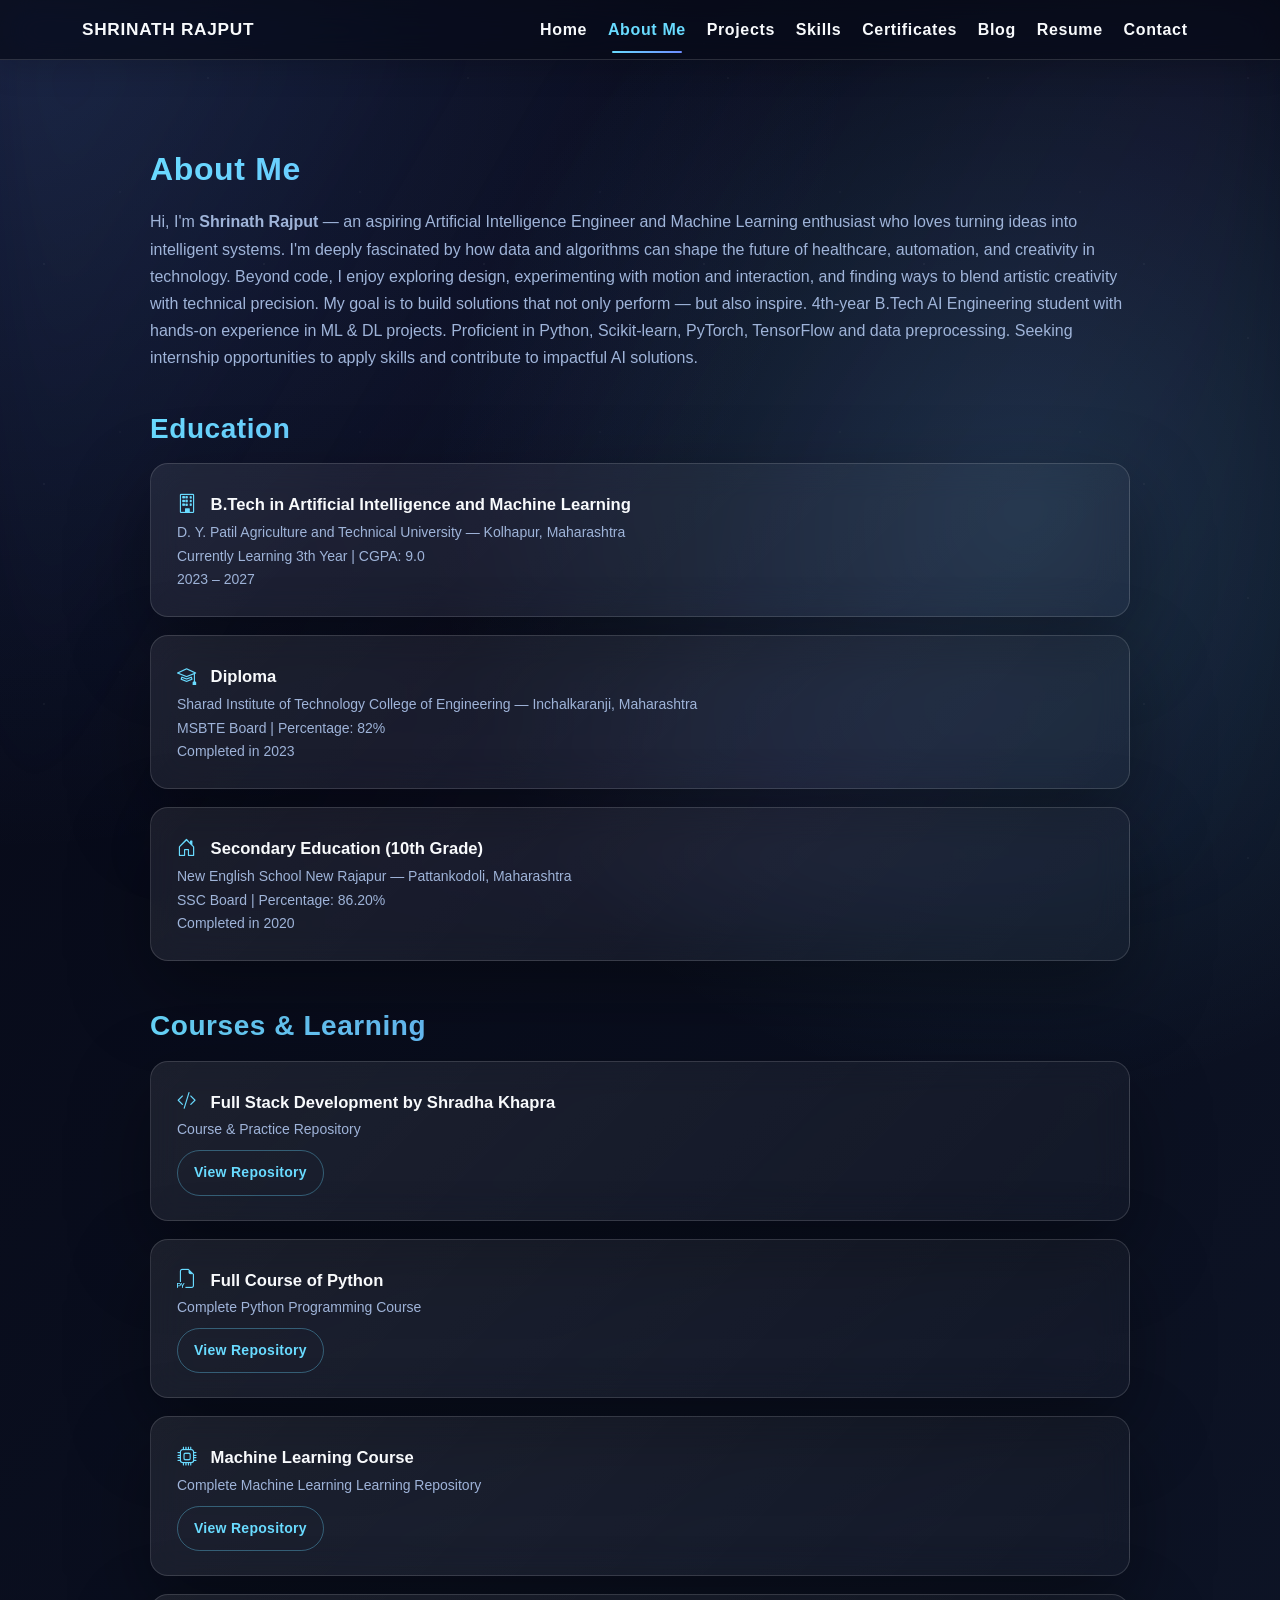
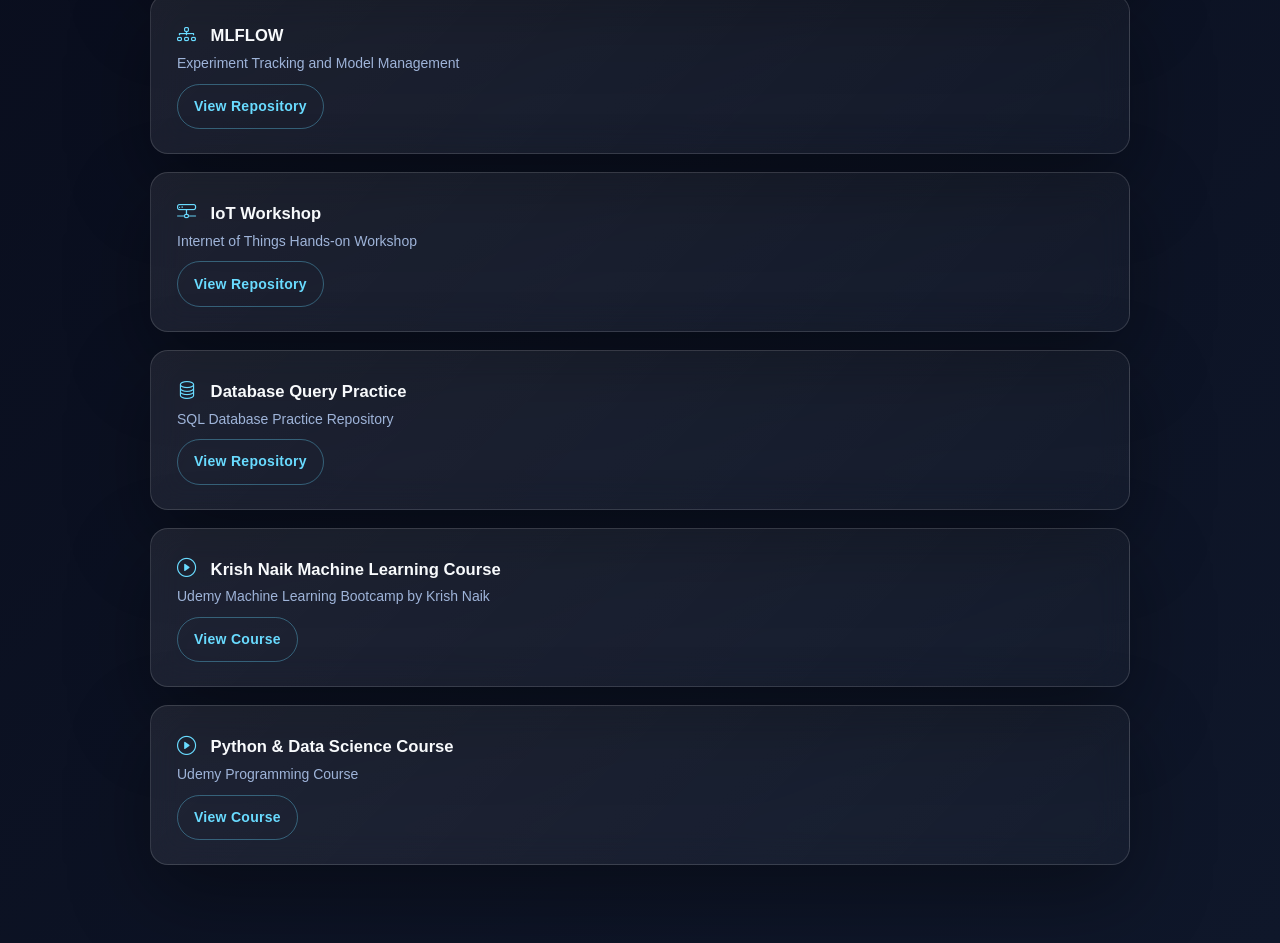
<file: about.html>
<!DOCTYPE html>

<html lang="en">

<head>

<meta charset="UTF-8">
<meta name="viewport" content="width=device-width, initial-scale=1">

<title>About Me</title>

<link href="https://cdn.jsdelivr.net/npm/bootstrap@5.3.2/dist/css/bootstrap.min.css" rel="stylesheet">
<link rel="stylesheet" href="https://cdn.jsdelivr.net/npm/bootstrap-icons@1.11.1/font/bootstrap-icons.css">

<!-- Animation CSS -->

<link rel="stylesheet" href="https://unpkg.com/aos@2.3.1/dist/aos.css">

<style>

body{
background:#0f1115;
color:white;
font-family:Arial;
}

/* navbar */

.navbar{
background:#0f1115;
}

/* about */

.about-section{
padding:70px 0;
max-width:900px;
margin:auto;
}

.about-section h2{
color:#00eaff;
margin-bottom:20px;
}

.about-text{
color:#cfcfcf;
line-height:1.7;
margin-bottom:40px;
}

/* education */

.education-title{
color:#00eaff;
margin-bottom:30px;
}

.edu-card{
background:#151922;
padding:25px;
border-radius:10px;
margin-bottom:20px;
transition:0.3s;
}

.edu-card:hover{
transform:translateY(-5px);
box-shadow:0 0 15px rgba(0,255,255,0.3);
}

.edu-icon{
font-size:28px;
color:#00eaff;
margin-right:10px;
}

.edu-head{
font-size:18px;
font-weight:bold;
}

.edu-sub{
font-size:14px;
color:#cfcfcf;
}

</style>

<link rel="stylesheet" href="css/style.css">

</head>

<body>

<!-- NAVBAR -->

<nav class="navbar navbar-expand-lg navbar-dark bg-dark fixed-top">

<div class="container">

<a class="navbar-brand" href="index.html">Shrinath Rajput</a>

<button class="navbar-toggler" type="button" data-bs-toggle="collapse" data-bs-target="#navbarNav">
<span class="navbar-toggler-icon"></span>
</button>

<div class="collapse navbar-collapse" id="navbarNav">

<ul class="navbar-nav ms-auto">

<li class="nav-item">
<a class="nav-link" href="index.html">Home</a>
</li>

<li class="nav-item">
<a class="nav-link active" href="about.html">About Me</a>
</li>

<li class="nav-item">
<a class="nav-link" href="projects.html">Projects</a>
</li>

<li class="nav-item">
<a class="nav-link" href="skills.html">Skills</a>
</li>

<li class="nav-item">
<a class="nav-link" href="certificates.html">Certificates</a>
</li>

<li class="nav-item">
<a class="nav-link" href="blog.html">Blog</a>
</li>

<li class="nav-item">
<a class="nav-link" href="resume.html">Resume</a>
</li>

<li class="nav-item">
<a class="nav-link" href="contact.html">Contact</a>
</li>

</ul>

</div>
</div>

</nav>

<!-- ABOUT -->

<section class="about-section container" data-aos="fade-up">

<h2>About Me</h2>

<p class="about-text">

Hi, I'm <b>Shrinath Rajput</b> — an aspiring Artificial Intelligence Engineer and Machine Learning enthusiast who loves turning ideas into intelligent systems.

I'm deeply fascinated by how data and algorithms can shape the future of healthcare, automation, and creativity in technology.

Beyond code, I enjoy exploring design, experimenting with motion and interaction, and finding ways to blend artistic creativity with technical precision. My goal is to build solutions that not only perform — but also inspire.

4th-year B.Tech AI Engineering student with hands-on experience in ML & DL projects. Proficient in Python, Scikit-learn, PyTorch, TensorFlow and data preprocessing.

Seeking internship opportunities to apply skills and contribute to impactful AI solutions.

</p>

<h3 class="education-title">Education</h3>

<div class="edu-card" data-aos="zoom-in">
<div class="edu-head">
<i class="bi bi-building edu-icon"></i>
B.Tech in Artificial Intelligence and Machine Learning 
</div>
<div class="edu-sub">
D. Y. Patil Agriculture and Technical University — Kolhapur, Maharashtra
</div>
<div class="edu-sub">
Currently Learning 3th Year | CGPA: 9.0
</div>
<div class="edu-sub">
2023 – 2027
</div>
</div>

<div class="edu-card" data-aos="zoom-in">
<div class="edu-head">
<i class="bi bi-mortarboard edu-icon"></i>
Diploma
</div>
<div class="edu-sub">
Sharad Institute of Technology College of Engineering — Inchalkaranji, Maharashtra
</div>
<div class="edu-sub">
MSBTE Board | Percentage: 82%
</div>
<div class="edu-sub">
Completed in 2023
</div>
</div>

<div class="edu-card" data-aos="zoom-in">
<div class="edu-head">
<i class="bi bi-house-door edu-icon"></i>
Secondary Education (10th Grade)
</div>
<div class="edu-sub">
New English School New Rajapur — Pattankodoli, Maharashtra
</div>
<div class="edu-sub">
SSC Board | Percentage: 86.20%
</div>
<div class="edu-sub">
Completed in 2020
</div>
</div>

<h3 class="education-title mt-5">Courses & Learning</h3>

<div class="edu-card" data-aos="zoom-in">
<div class="edu-head">
<i class="bi bi-code-slash edu-icon"></i>
Full Stack Development by Shradha Khapra
</div>
<div class="edu-sub">
Course & Practice Repository
</div>
<a href="https://github.com/Shrinath-Rajput/Full-Stack-Development" target="_blank" class="btn btn-outline-info btn-sm mt-2">
View Repository
</a>
</div>

<div class="edu-card" data-aos="zoom-in">
<div class="edu-head">
<i class="bi bi-filetype-py edu-icon"></i>
Full Course of Python
</div>
<div class="edu-sub">
Complete Python Programming Course
</div>
<a href="https://github.com/Shrinath-Rajput/-Full-Course-of-Python" target="_blank" class="btn btn-outline-info btn-sm mt-2">
View Repository
</a>
</div>

<div class="edu-card" data-aos="zoom-in">
<div class="edu-head">
<i class="bi bi-cpu edu-icon"></i>
Machine Learning Course
</div>
<div class="edu-sub">
Complete Machine Learning Learning Repository
</div>
<a href="https://github.com/Shrinath-Rajput/Full_Course-of-Machine-Learning" target="_blank" class="btn btn-outline-info btn-sm mt-2">
View Repository
</a>
</div>

<div class="edu-card" data-aos="zoom-in">
<div class="edu-head">
<i class="bi bi-diagram-3 edu-icon"></i>
MLFLOW
</div>
<div class="edu-sub">
Experiment Tracking and Model Management
</div>
<a href="https://github.com/Shrinath-Rajput/MLFLOW" target="_blank" class="btn btn-outline-info btn-sm mt-2">
View Repository
</a>
</div>

<div class="edu-card" data-aos="zoom-in">
<div class="edu-head">
<i class="bi bi-hdd-network edu-icon"></i>
IoT Workshop
</div>
<div class="edu-sub">
Internet of Things Hands-on Workshop
</div>
<a href="https://github.com/Shrinath-Rajput/IOT-Workshop-" target="_blank" class="btn btn-outline-info btn-sm mt-2">
View Repository
</a>
</div>

<div class="edu-card" data-aos="zoom-in">
<div class="edu-head">
<i class="bi bi-database edu-icon"></i>
Database Query Practice
</div>
<div class="edu-sub">
SQL Database Practice Repository
</div>
<a href="https://github.com/Shrinath-Rajput/databse-quey" target="_blank" class="btn btn-outline-info btn-sm mt-2">
View Repository
</a>
</div>

<div class="edu-card" data-aos="zoom-in">
<div class="edu-head">
<i class="bi bi-play-circle edu-icon"></i>
Krish Naik Machine Learning Course
</div>
<div class="edu-sub">
Udemy Machine Learning Bootcamp by Krish Naik
</div>
<a href="https://www.udemy.com/share/10b9kU3@htBexk1ybckdI0wsESBHfFC_x7Z5BDIIytatBM5cPj0jbLUpVdb2ikdqS13Vjfk9pA==/" target="_blank" class="btn btn-outline-info btn-sm mt-2">
View Course
</a>
</div>

<div class="edu-card" data-aos="zoom-in">
<div class="edu-head">
<i class="bi bi-play-circle edu-icon"></i>
Python & Data Science Course
</div>
<div class="edu-sub">
Udemy Programming Course
</div>
<a href="https://www.udemy.com/share/101SSu3@pGaorfGMCGZg7JCoC4k6AdGtUCpqQf5s0OtYk6Z-ECEDml0lbaG4Ha5TsjVDbaWBVA==/" target="_blank" class="btn btn-outline-info btn-sm mt-2">
View Course
</a>
</div>

</section>

<script src="https://cdn.jsdelivr.net/npm/bootstrap@5.3.2/dist/js/bootstrap.bundle.min.js"></script>

<!-- Animation JS -->

<script src="https://unpkg.com/aos@2.3.1/dist/aos.js"></script>

<script>
AOS.init({
duration:1000,
once:true
});
</script>

</body>
</html>
</file>
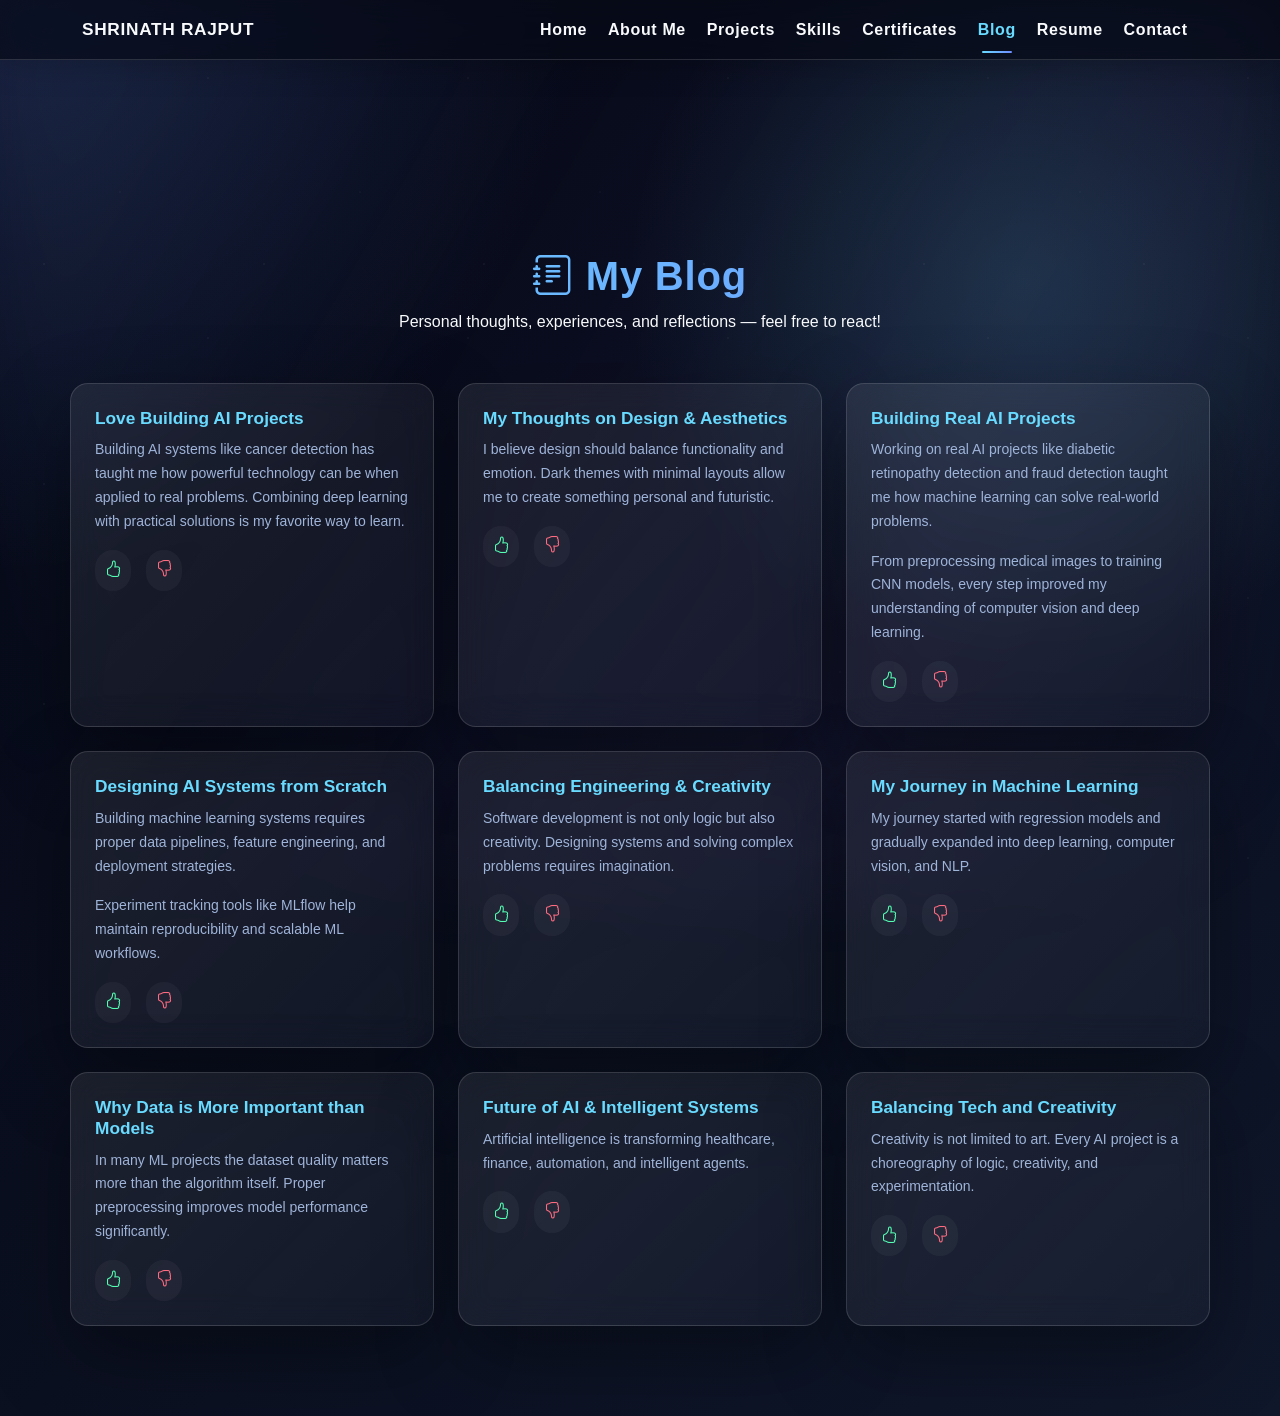
<file: blog.html>
<!DOCTYPE html>
<html lang="en">

<head>

<meta charset="UTF-8">
<meta name="viewport" content="width=device-width, initial-scale=1">

<title>Blog</title>

<link href="https://cdn.jsdelivr.net/npm/bootstrap@5.3.2/dist/css/bootstrap.min.css" rel="stylesheet">
<link rel="stylesheet" href="https://cdn.jsdelivr.net/npm/bootstrap-icons@1.11.1/font/bootstrap-icons.css">

<!-- AOS Animation -->
<link rel="stylesheet" href="https://unpkg.com/aos@2.3.1/dist/aos.css"/>

<style>

body{
background:#0f1115;
color:white;
font-family:Arial;
}

.navbar{
background:#0f1115;
}

.blog-section{
padding:90px 0;
}

.blog-card{
background:#151922;
border-radius:10px;
padding:25px;
transition:0.3s;
height:100%;
}

.blog-card:hover{
transform:translateY(-6px);
box-shadow:0 0 15px rgba(0,255,255,0.3);
}

.blog-title{
color:#00eaff;
font-size:20px;
margin-bottom:10px;
}

.blog-text{
font-size:14px;
color:#cfcfcf;
}

.blog-actions{
margin-top:15px;
display:flex;
gap:15px;
}

.blog-actions i{
font-size:18px;
cursor:pointer;
}

.like{
color:#00ff9c;
}

.dislike{
color:#ff4d4d;
}

</style>

<link rel="stylesheet" href="css/style.css">

</head>

<body>

<nav class="navbar navbar-expand-lg navbar-dark bg-dark fixed-top">

<div class="container">

<a class="navbar-brand" href="index.html">Shrinath Rajput</a>

<button class="navbar-toggler" type="button" data-bs-toggle="collapse" data-bs-target="#navbarNav">
<span class="navbar-toggler-icon"></span>
</button>

<div class="collapse navbar-collapse" id="navbarNav">

<ul class="navbar-nav ms-auto">

<li class="nav-item">
<a class="nav-link" href="index.html">Home</a>
</li>

<li class="nav-item">
<a class="nav-link" href="about.html">About Me</a>
</li>

<li class="nav-item">
<a class="nav-link" href="projects.html">Projects</a>
</li>

<li class="nav-item">
<a class="nav-link" href="skills.html">Skills</a>
</li>

<li class="nav-item">
<a class="nav-link" href="certificates.html">Certificates</a>
</li>

<li class="nav-item">
<a class="nav-link active" href="blog.html">Blog</a>
</li>

<li class="nav-item">
<a class="nav-link" href="resume.html">Resume</a>
</li>

<li class="nav-item">
<a class="nav-link" href="contact.html">Contact</a>
</li>

</ul>

</div>
</div>

</nav>

<br><br><br>

<section class="blog-section container">

<div class="text-center mb-5" data-aos="fade-down">

<h1><i class="bi bi-journal-text"></i> My Blog</h1>

<p>Personal thoughts, experiences, and reflections — feel free to react!</p>

</div>

<div class="row g-4">

<!-- Blog 1 -->
<div class="col-md-4" data-aos="fade-up" data-aos-delay="0">
<div class="blog-card">

<h4 class="blog-title">Love Building AI Projects</h4>

<p class="blog-text">
Building AI systems like cancer detection has taught me how powerful technology can be when applied to real problems. Combining deep learning with practical solutions is my favorite way to learn.
</p>

<div class="blog-actions">
<i class="bi bi-hand-thumbs-up like"></i>
<i class="bi bi-hand-thumbs-down dislike"></i>
</div>

</div>
</div>

<!-- Blog 2 -->
<div class="col-md-4" data-aos="fade-up" data-aos-delay="150">
<div class="blog-card">

<h4 class="blog-title">My Thoughts on Design & Aesthetics</h4>

<p class="blog-text">
I believe design should balance functionality and emotion. Dark themes with minimal layouts allow me to create something personal and futuristic.
</p>

<div class="blog-actions">
<i class="bi bi-hand-thumbs-up like"></i>
<i class="bi bi-hand-thumbs-down dislike"></i>
</div>

</div>
</div>

<!-- Blog 3 -->
<div class="col-md-4" data-aos="fade-up" data-aos-delay="300">
<div class="blog-card">

<h4 class="blog-title">Building Real AI Projects</h4>

<p class="blog-text">
Working on real AI projects like diabetic retinopathy detection and fraud detection taught me how machine learning can solve real-world problems.
</p>

<p class="blog-text">
From preprocessing medical images to training CNN models, every step improved my understanding of computer vision and deep learning.
</p>

<div class="blog-actions">
<i class="bi bi-hand-thumbs-up like"></i>
<i class="bi bi-hand-thumbs-down dislike"></i>
</div>

</div>
</div>

<!-- Blog 4 -->
<div class="col-md-4" data-aos="fade-up" data-aos-delay="450">
<div class="blog-card">

<h4 class="blog-title">Designing AI Systems from Scratch</h4>

<p class="blog-text">
Building machine learning systems requires proper data pipelines, feature engineering, and deployment strategies.
</p>

<p class="blog-text">
Experiment tracking tools like MLflow help maintain reproducibility and scalable ML workflows.
</p>

<div class="blog-actions">
<i class="bi bi-hand-thumbs-up like"></i>
<i class="bi bi-hand-thumbs-down dislike"></i>
</div>

</div>
</div>

<!-- Blog 5 -->
<div class="col-md-4" data-aos="fade-up" data-aos-delay="600">
<div class="blog-card">

<h4 class="blog-title">Balancing Engineering & Creativity</h4>

<p class="blog-text">
Software development is not only logic but also creativity. Designing systems and solving complex problems requires imagination.
</p>

<div class="blog-actions">
<i class="bi bi-hand-thumbs-up like"></i>
<i class="bi bi-hand-thumbs-down dislike"></i>
</div>

</div>
</div>

<!-- Blog 6 -->
<div class="col-md-4" data-aos="fade-up" data-aos-delay="750">
<div class="blog-card">

<h4 class="blog-title">My Journey in Machine Learning</h4>

<p class="blog-text">
My journey started with regression models and gradually expanded into deep learning, computer vision, and NLP.
</p>

<div class="blog-actions">
<i class="bi bi-hand-thumbs-up like"></i>
<i class="bi bi-hand-thumbs-down dislike"></i>
</div>

</div>
</div>

<!-- Blog 7 -->
<div class="col-md-4" data-aos="fade-up" data-aos-delay="900">
<div class="blog-card">

<h4 class="blog-title">Why Data is More Important than Models</h4>

<p class="blog-text">
In many ML projects the dataset quality matters more than the algorithm itself. Proper preprocessing improves model performance significantly.
</p>

<div class="blog-actions">
<i class="bi bi-hand-thumbs-up like"></i>
<i class="bi bi-hand-thumbs-down dislike"></i>
</div>

</div>
</div>

<!-- Blog 8 -->
<div class="col-md-4" data-aos="fade-up" data-aos-delay="1050">
<div class="blog-card">

<h4 class="blog-title">Future of AI & Intelligent Systems</h4>

<p class="blog-text">
Artificial intelligence is transforming healthcare, finance, automation, and intelligent agents.
</p>

<div class="blog-actions">
<i class="bi bi-hand-thumbs-up like"></i>
<i class="bi bi-hand-thumbs-down dislike"></i>
</div>

</div>
</div>

<!-- Blog 9 -->
<div class="col-md-4" data-aos="fade-up" data-aos-delay="1200">
<div class="blog-card">

<h4 class="blog-title">Balancing Tech and Creativity</h4>

<p class="blog-text">
Creativity is not limited to art. Every AI project is a choreography of logic, creativity, and experimentation.
</p>

<div class="blog-actions">
<i class="bi bi-hand-thumbs-up like"></i>
<i class="bi bi-hand-thumbs-down dislike"></i>
</div>

</div>
</div>

</div>

</section>

<script src="https://cdn.jsdelivr.net/npm/bootstrap@5.3.2/dist/js/bootstrap.bundle.min.js"></script>

<script src="https://unpkg.com/aos@2.3.1/dist/aos.js"></script>

<script>
AOS.init({
duration:800,
once:true
});
</script>

</body>
</html>
</file>
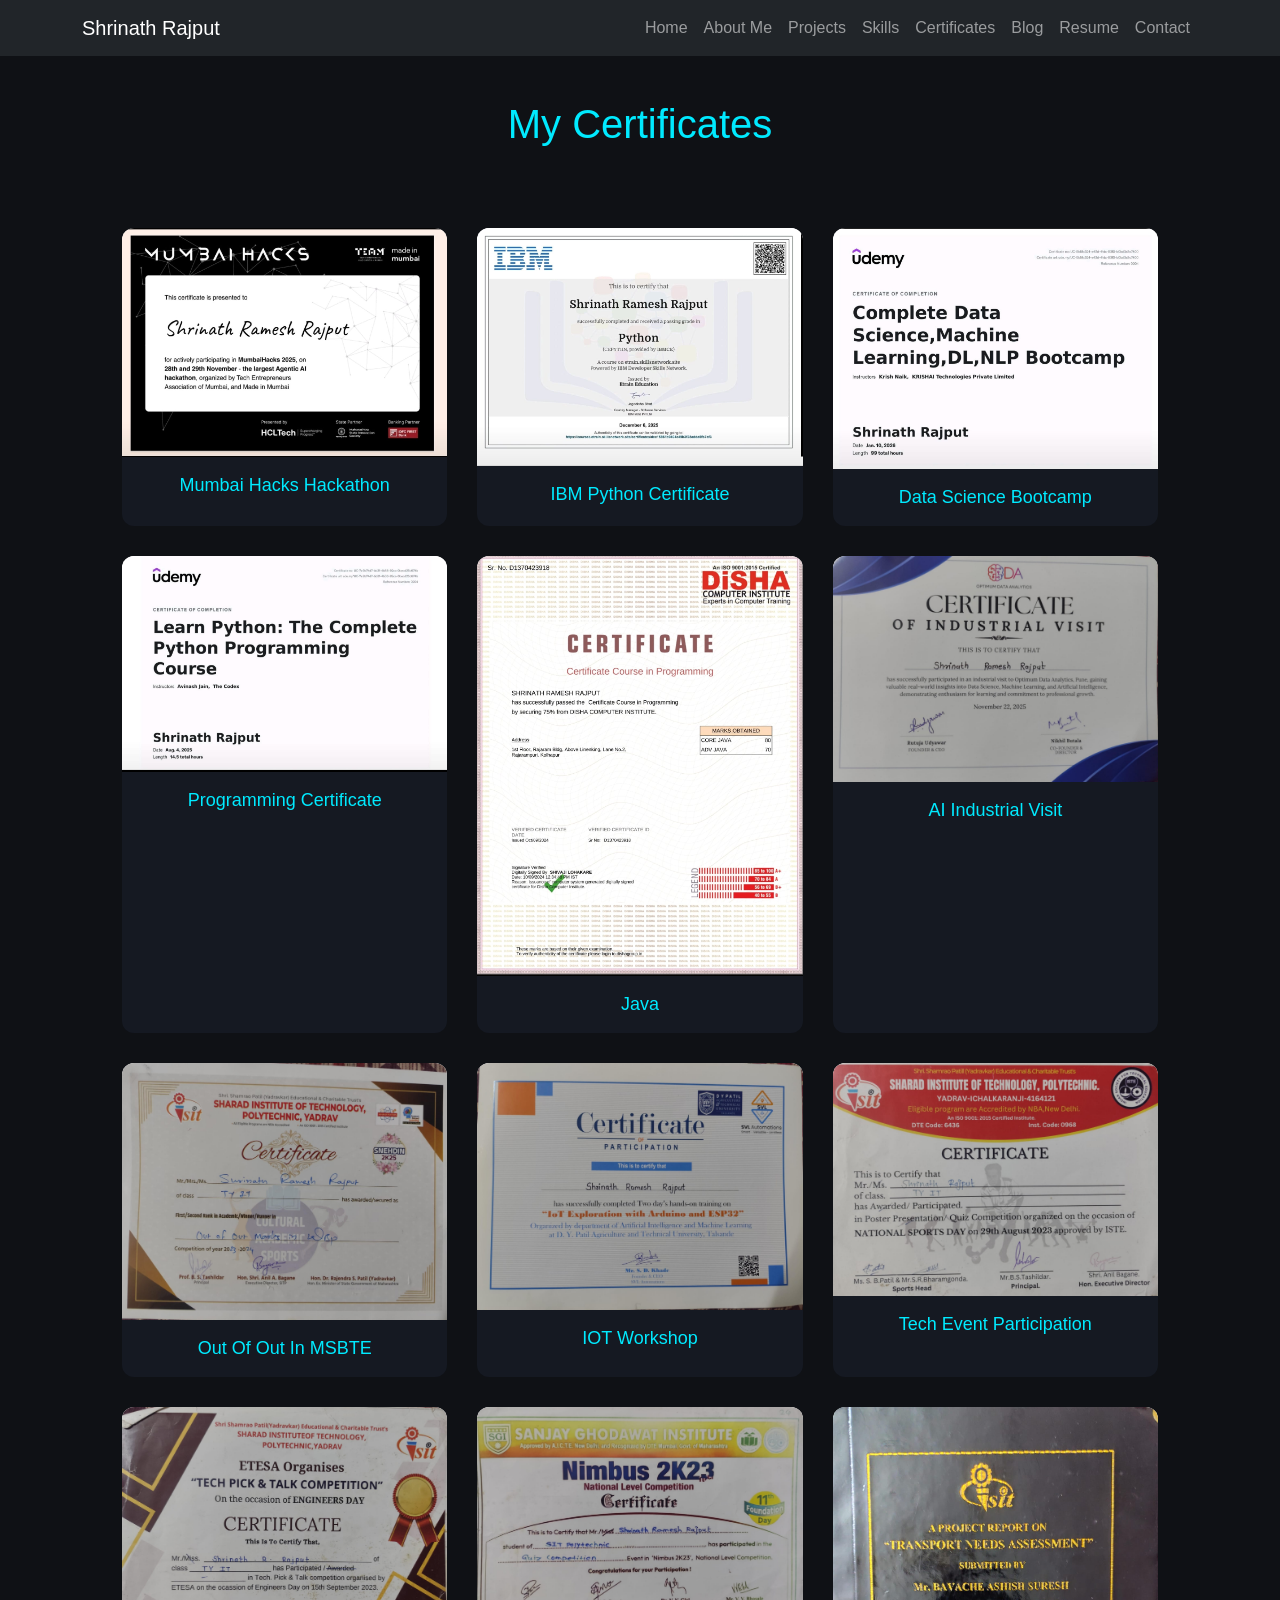
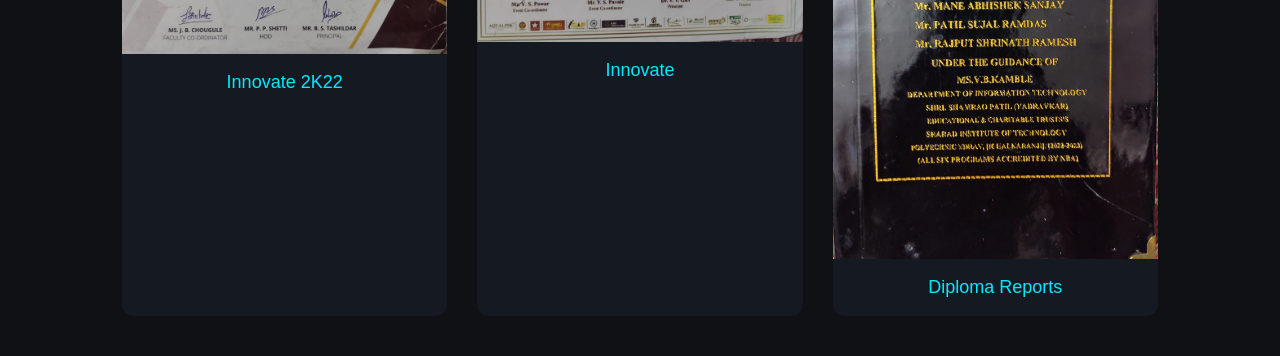
<file: Certificates.html>
<!DOCTYPE html>
<html lang="en">

<head>

<meta charset="UTF-8">
<meta name="viewport" content="width=device-width, initial-scale=1">

<title>Certificates</title>

<link href="https://cdn.jsdelivr.net/npm/bootstrap@5.3.2/dist/css/bootstrap.min.css" rel="stylesheet">

<!-- Animation -->
<link rel="stylesheet" href="https://unpkg.com/aos@2.3.1/dist/aos.css"/>

<style>

body{
background:#0f1115;
color:white;
font-family:Arial;
}

.page-title{
text-align:center;
margin:100px 0 40px;
font-size:40px;
color:#00eaff;
}

.cert-grid{
display:grid;
grid-template-columns:repeat(auto-fit,minmax(320px,1fr));
gap:30px;
padding:40px;
}

.cert-card{
background:#151922;
border-radius:12px;
overflow:hidden;
transition:0.3s;
cursor:pointer;
}

.cert-card:hover{
transform:scale(1.05);
box-shadow:0 0 20px rgba(0,255,255,0.4);
}

.cert-card img{
width:100%;
height:auto;
object-fit:contain;
background:white;
}

.cert-title{
padding:15px;
font-size:18px;
text-align:center;
color:#00eaff;
}

.modal-dialog{
max-width:95%;
}

.modal-content{
background:black;
padding:10px;
}

.modal img{
width:100%;
height:auto;
border-radius:10px;
}

</style>

</head>

<body>
<nav class="navbar navbar-expand-lg navbar-dark bg-dark fixed-top">

<div class="container">

<a class="navbar-brand" href="index.html">Shrinath Rajput</a>

<button class="navbar-toggler" type="button" data-bs-toggle="collapse" data-bs-target="#navbarNav">
<span class="navbar-toggler-icon"></span>
</button>

<div class="collapse navbar-collapse" id="navbarNav">

<ul class="navbar-nav ms-auto">

<li class="nav-item">
<a class="nav-link" href="index.html">Home</a>
</li>

<li class="nav-item">
<a class="nav-link" href="about.html">About Me</a>
</li>

<li class="nav-item">
<a class="nav-link" href="projects.html">Projects</a>
</li>

<li class="nav-item">
<a class="nav-link" href="skills.html">Skills</a>
</li>

<li class="nav-item">
<a class="nav-link" href="certificates.html">Certificates</a>
</li>

<li class="nav-item">
<a class="nav-link" href="blog.html">Blog</a>
</li>

<li class="nav-item">
<a class="nav-link" href="resume.html">Resume</a>
</li>

<li class="nav-item">
<a class="nav-link" href="contact.html">Contact</a>
</li>

</ul>

</div>
</div>

</nav>


<div class="container">

<h1 class="page-title" data-aos="fade-down">My Certificates</h1>

<div class="cert-grid">

<div class="cert-card" data-aos="fade-up" data-aos-delay="0" data-bs-toggle="modal" data-bs-target="#hack">
<img src="images/Hack.jpeg">
<div class="cert-title">Mumbai Hacks Hackathon</div>
</div>

<div class="cert-card" data-aos="fade-up" data-aos-delay="100" data-bs-toggle="modal" data-bs-target="#ibm">
<img src="images/IBM.jpeg">
<div class="cert-title">IBM Python Certificate</div>
</div>

<div class="cert-card" data-aos="fade-up" data-aos-delay="200" data-bs-toggle="modal" data-bs-target="#bootcamp">
<img src="images/MLT.jpeg">
<div class="cert-title">Data Science Bootcamp</div>
</div>

<div class="cert-card" data-aos="fade-up" data-aos-delay="300" data-bs-toggle="modal" data-bs-target="#program">
<img src="images/Ml_cer.jpeg">
<div class="cert-title">Programming Certificate</div>
</div>

<div class="cert-card" data-aos="fade-up" data-aos-delay="400" data-bs-toggle="modal" data-bs-target="#java">
<img src="images/Java11.jpeg">
<div class="cert-title">Java</div>
</div>

<div class="cert-card" data-aos="fade-up" data-aos-delay="500" data-bs-toggle="modal" data-bs-target="#visit">
<img src="images/Visit.jpeg">
<div class="cert-title">AI Industrial Visit</div>
</div>

<div class="cert-card" data-aos="fade-up" data-aos-delay="600" data-bs-toggle="modal" data-bs-target="#msbte">
<img src="images/Out.jpeg">
<div class="cert-title">Out Of Out In MSBTE</div>
</div>

<div class="cert-card" data-aos="fade-up" data-aos-delay="700" data-bs-toggle="modal" data-bs-target="#iot">
<img src="images/IOT.jpeg">
<div class="cert-title">IOT Workshop</div>
</div>

<div class="cert-card" data-aos="fade-up" data-aos-delay="800" data-bs-toggle="modal" data-bs-target="#sit">
<img src="images/SIT2.jpeg">
<div class="cert-title">Tech Event Participation</div>
</div>

<div class="cert-card" data-aos="fade-up" data-aos-delay="900" data-bs-toggle="modal" data-bs-target="#innovate">
<img src="images/Sit1.jpeg">
<div class="cert-title">Innovate 2K22</div>
</div>

<div class="cert-card" data-aos="fade-up" data-aos-delay="1000" data-bs-toggle="modal" data-bs-target="#sit3">
<img src="images/Sit3.jpeg">
<div class="cert-title">Innovate</div>
</div>

<div class="cert-card" data-aos="fade-up" data-aos-delay="1100" data-bs-toggle="modal" data-bs-target="#report">
<img src="images/Reports.jpeg">
<div class="cert-title">Diploma Reports</div>
</div>

</div>
</div>


<!-- MODALS -->

<div class="modal fade" id="hack"><div class="modal-dialog modal-xl"><div class="modal-content"><img src="images/Hack.jpeg"></div></div></div>
<div class="modal fade" id="ibm"><div class="modal-dialog modal-xl"><div class="modal-content"><img src="images/IBM.jpeg"></div></div></div>
<div class="modal fade" id="bootcamp"><div class="modal-dialog modal-xl"><div class="modal-content"><img src="images/MLT.jpeg"></div></div></div>
<div class="modal fade" id="program"><div class="modal-dialog modal-xl"><div class="modal-content"><img src="images/Ml_cer.jpeg"></div></div></div>
<div class="modal fade" id="java"><div class="modal-dialog modal-xl"><div class="modal-content"><img src="images/Java11.jpeg"></div></div></div>
<div class="modal fade" id="visit"><div class="modal-dialog modal-xl"><div class="modal-content"><img src="images/Visit.jpeg"></div></div></div>
<div class="modal fade" id="msbte"><div class="modal-dialog modal-xl"><div class="modal-content"><img src="images/Out.jpeg"></div></div></div>
<div class="modal fade" id="iot"><div class="modal-dialog modal-xl"><div class="modal-content"><img src="images/IOT.jpeg"></div></div></div>
<div class="modal fade" id="sit"><div class="modal-dialog modal-xl"><div class="modal-content"><img src="images/SIT2.jpeg"></div></div></div>
<div class="modal fade" id="innovate"><div class="modal-dialog modal-xl"><div class="modal-content"><img src="images/Sit1.jpeg"></div></div></div>
<div class="modal fade" id="sit3"><div class="modal-dialog modal-xl"><div class="modal-content"><img src="images/Sit3.jpeg"></div></div></div>
<div class="modal fade" id="report"><div class="modal-dialog modal-xl"><div class="modal-content"><img src="images/Reports.jpeg"></div></div></div>


<script src="https://cdn.jsdelivr.net/npm/bootstrap@5.3.2/dist/js/bootstrap.bundle.min.js"></script>

<script src="https://unpkg.com/aos@2.3.1/dist/aos.js"></script>

<script>
AOS.init({
duration:800,
once:true
});
</script>

</body>
</html>
</file>
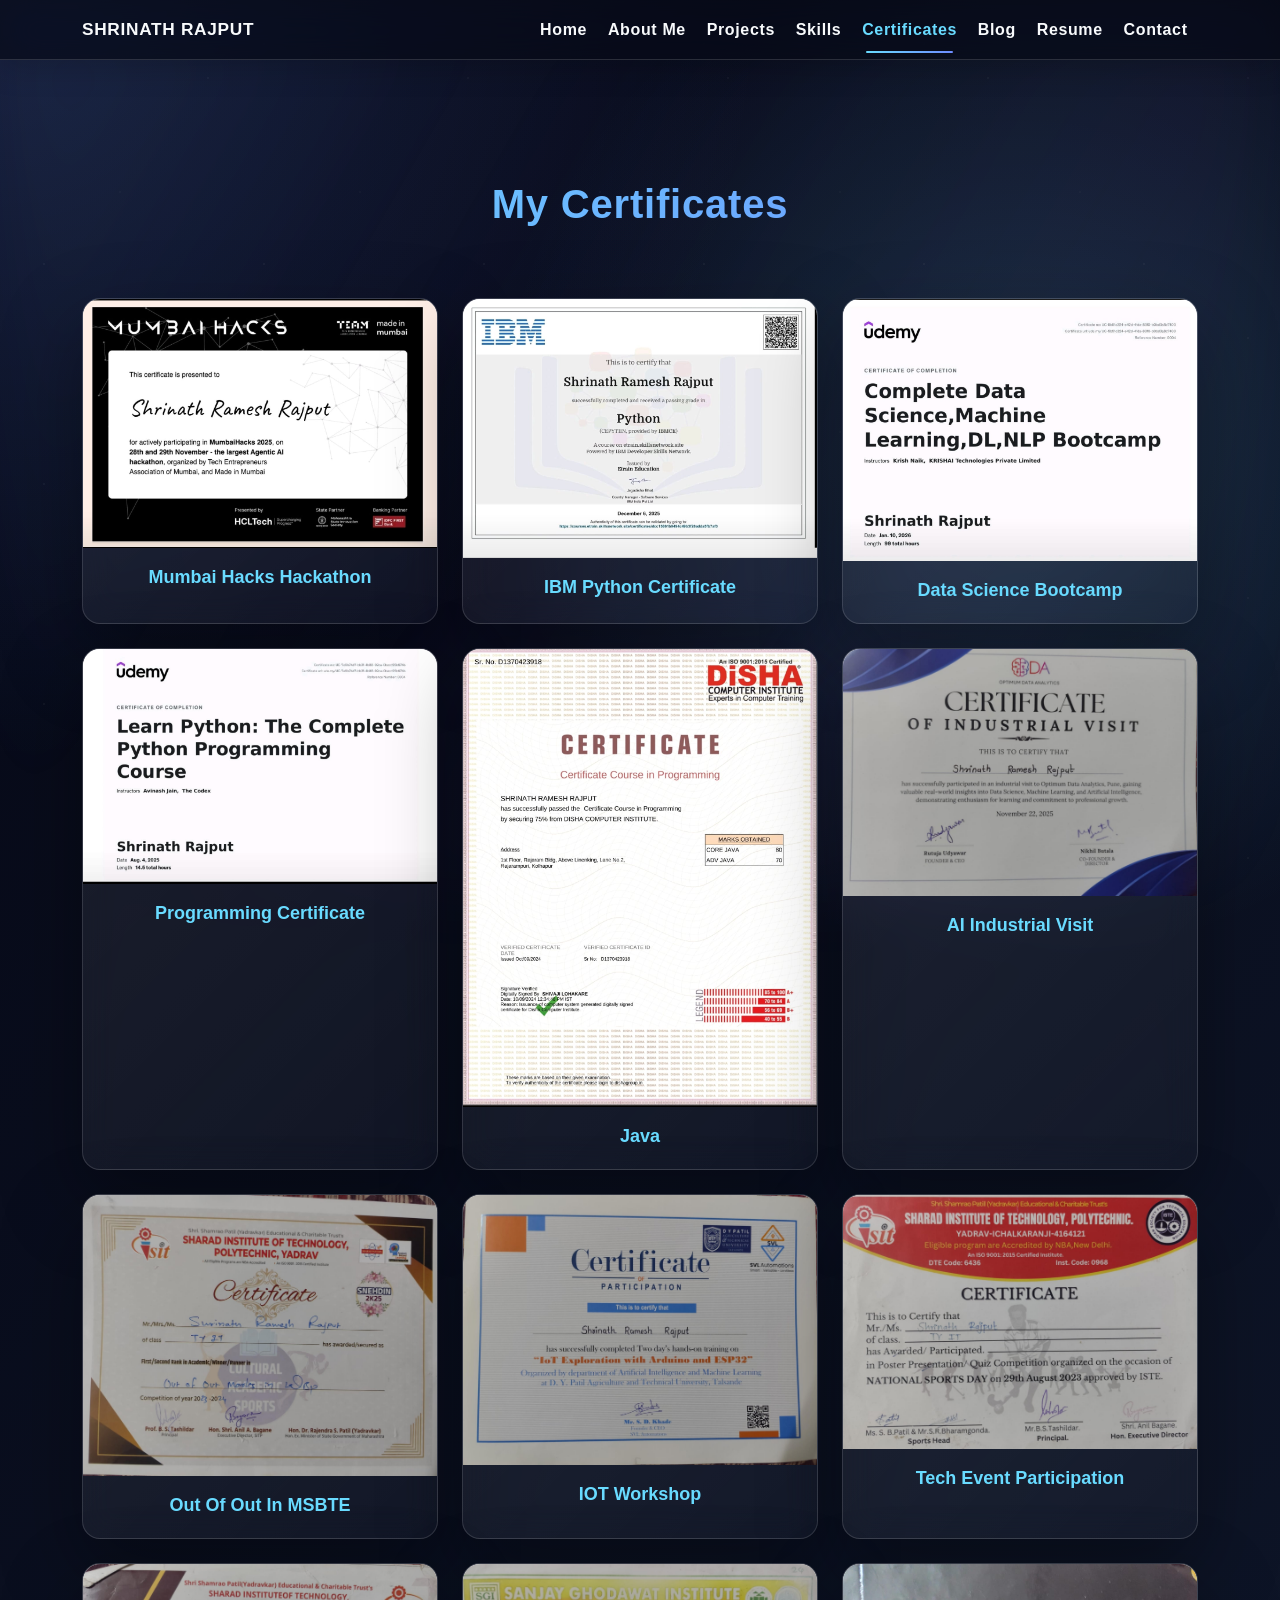
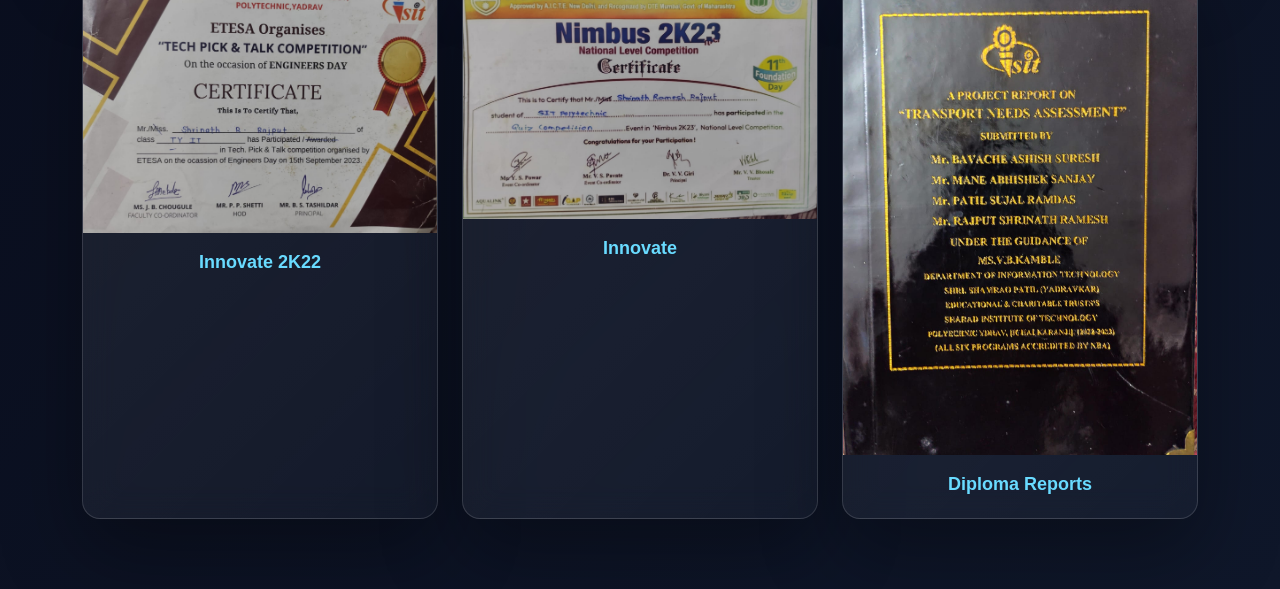
<file: certificates.html>
<!DOCTYPE html>
<html lang="en">

<head>

<meta charset="UTF-8">
<meta name="viewport" content="width=device-width, initial-scale=1">

<title>Certificates</title>

<link href="https://cdn.jsdelivr.net/npm/bootstrap@5.3.2/dist/css/bootstrap.min.css" rel="stylesheet">

<!-- Animation -->
<link rel="stylesheet" href="https://unpkg.com/aos@2.3.1/dist/aos.css"/>

<style>

body{
background:#0f1115;
color:white;
font-family:Arial;
}

.page-title{
text-align:center;
margin:100px 0 40px;
font-size:40px;
color:#00eaff;
}

.cert-grid{
display:grid;
grid-template-columns:repeat(auto-fit,minmax(320px,1fr));
gap:30px;
padding:40px;
}

.cert-card{
background:#151922;
border-radius:12px;
overflow:hidden;
transition:0.3s;
cursor:pointer;
}

.cert-card:hover{
transform:scale(1.05);
box-shadow:0 0 20px rgba(0,255,255,0.4);
}

.cert-card img{
width:100%;
height:auto;
object-fit:contain;
background:white;
}

.cert-title{
padding:15px;
font-size:18px;
text-align:center;
color:#00eaff;
}

.modal-dialog{
max-width:95%;
}

.modal-content{
background:black;
padding:10px;
}

.modal img{
width:100%;
height:auto;
border-radius:10px;
}

</style>

<link rel="stylesheet" href="css/style.css">

</head>

<body>
<nav class="navbar navbar-expand-lg navbar-dark bg-dark fixed-top">

<div class="container">

<a class="navbar-brand" href="index.html">Shrinath Rajput</a>

<button class="navbar-toggler" type="button" data-bs-toggle="collapse" data-bs-target="#navbarNav">
<span class="navbar-toggler-icon"></span>
</button>

<div class="collapse navbar-collapse" id="navbarNav">

<ul class="navbar-nav ms-auto">

<li class="nav-item">
<a class="nav-link" href="index.html">Home</a>
</li>

<li class="nav-item">
<a class="nav-link" href="about.html">About Me</a>
</li>

<li class="nav-item">
<a class="nav-link" href="projects.html">Projects</a>
</li>

<li class="nav-item">
<a class="nav-link" href="skills.html">Skills</a>
</li>

<li class="nav-item">
<a class="nav-link active" href="certificates.html">Certificates</a>
</li>

<li class="nav-item">
<a class="nav-link" href="blog.html">Blog</a>
</li>

<li class="nav-item">
<a class="nav-link" href="resume.html">Resume</a>
</li>

<li class="nav-item">
<a class="nav-link" href="contact.html">Contact</a>
</li>

</ul>

</div>
</div>

</nav>


<div class="container">

<h1 class="page-title" data-aos="fade-down">My Certificates</h1>

<div class="cert-grid">

<div class="cert-card" data-aos="fade-up" data-aos-delay="0" data-bs-toggle="modal" data-bs-target="#hack">
<img src="images/Hack.jpeg">
<div class="cert-title">Mumbai Hacks Hackathon</div>
</div>

<div class="cert-card" data-aos="fade-up" data-aos-delay="100" data-bs-toggle="modal" data-bs-target="#ibm">
<img src="images/IBM.jpeg">
<div class="cert-title">IBM Python Certificate</div>
</div>

<div class="cert-card" data-aos="fade-up" data-aos-delay="200" data-bs-toggle="modal" data-bs-target="#bootcamp">
<img src="images/MLT.jpeg">
<div class="cert-title">Data Science Bootcamp</div>
</div>

<div class="cert-card" data-aos="fade-up" data-aos-delay="300" data-bs-toggle="modal" data-bs-target="#program">
<img src="images/Ml_cer.jpeg">
<div class="cert-title">Programming Certificate</div>
</div>

<div class="cert-card" data-aos="fade-up" data-aos-delay="400" data-bs-toggle="modal" data-bs-target="#java">
<img src="images/Java11.jpeg">
<div class="cert-title">Java</div>
</div>

<div class="cert-card" data-aos="fade-up" data-aos-delay="500" data-bs-toggle="modal" data-bs-target="#visit">
<img src="images/Visit.jpeg">
<div class="cert-title">AI Industrial Visit</div>
</div>

<div class="cert-card" data-aos="fade-up" data-aos-delay="600" data-bs-toggle="modal" data-bs-target="#msbte">
<img src="images/Out.jpeg">
<div class="cert-title">Out Of Out In MSBTE</div>
</div>

<div class="cert-card" data-aos="fade-up" data-aos-delay="700" data-bs-toggle="modal" data-bs-target="#iot">
<img src="images/IOT.jpeg">
<div class="cert-title">IOT Workshop</div>
</div>

<div class="cert-card" data-aos="fade-up" data-aos-delay="800" data-bs-toggle="modal" data-bs-target="#sit">
<img src="images/SIT2.jpeg">
<div class="cert-title">Tech Event Participation</div>
</div>

<div class="cert-card" data-aos="fade-up" data-aos-delay="900" data-bs-toggle="modal" data-bs-target="#innovate">
<img src="images/Sit1.jpeg">
<div class="cert-title">Innovate 2K22</div>
</div>

<div class="cert-card" data-aos="fade-up" data-aos-delay="1000" data-bs-toggle="modal" data-bs-target="#sit3">
<img src="images/Sit3.jpeg">
<div class="cert-title">Innovate</div>
</div>

<div class="cert-card" data-aos="fade-up" data-aos-delay="1100" data-bs-toggle="modal" data-bs-target="#report">
<img src="images/Reports.jpeg">
<div class="cert-title">Diploma Reports</div>
</div>

</div>
</div>


<!-- MODALS -->

<div class="modal fade" id="hack"><div class="modal-dialog modal-xl"><div class="modal-content"><img src="images/Hack.jpeg"></div></div></div>
<div class="modal fade" id="ibm"><div class="modal-dialog modal-xl"><div class="modal-content"><img src="images/IBM.jpeg"></div></div></div>
<div class="modal fade" id="bootcamp"><div class="modal-dialog modal-xl"><div class="modal-content"><img src="images/MLT.jpeg"></div></div></div>
<div class="modal fade" id="program"><div class="modal-dialog modal-xl"><div class="modal-content"><img src="images/Ml_cer.jpeg"></div></div></div>
<div class="modal fade" id="java"><div class="modal-dialog modal-xl"><div class="modal-content"><img src="images/Java11.jpeg"></div></div></div>
<div class="modal fade" id="visit"><div class="modal-dialog modal-xl"><div class="modal-content"><img src="images/Visit.jpeg"></div></div></div>
<div class="modal fade" id="msbte"><div class="modal-dialog modal-xl"><div class="modal-content"><img src="images/Out.jpeg"></div></div></div>
<div class="modal fade" id="iot"><div class="modal-dialog modal-xl"><div class="modal-content"><img src="images/IOT.jpeg"></div></div></div>
<div class="modal fade" id="sit"><div class="modal-dialog modal-xl"><div class="modal-content"><img src="images/SIT2.jpeg"></div></div></div>
<div class="modal fade" id="innovate"><div class="modal-dialog modal-xl"><div class="modal-content"><img src="images/Sit1.jpeg"></div></div></div>
<div class="modal fade" id="sit3"><div class="modal-dialog modal-xl"><div class="modal-content"><img src="images/Sit3.jpeg"></div></div></div>
<div class="modal fade" id="report"><div class="modal-dialog modal-xl"><div class="modal-content"><img src="images/Reports.jpeg"></div></div></div>


<script src="https://cdn.jsdelivr.net/npm/bootstrap@5.3.2/dist/js/bootstrap.bundle.min.js"></script>

<script src="https://unpkg.com/aos@2.3.1/dist/aos.js"></script>

<script>
AOS.init({
duration:800,
once:true
});
</script>

</body>
</html>
</file>
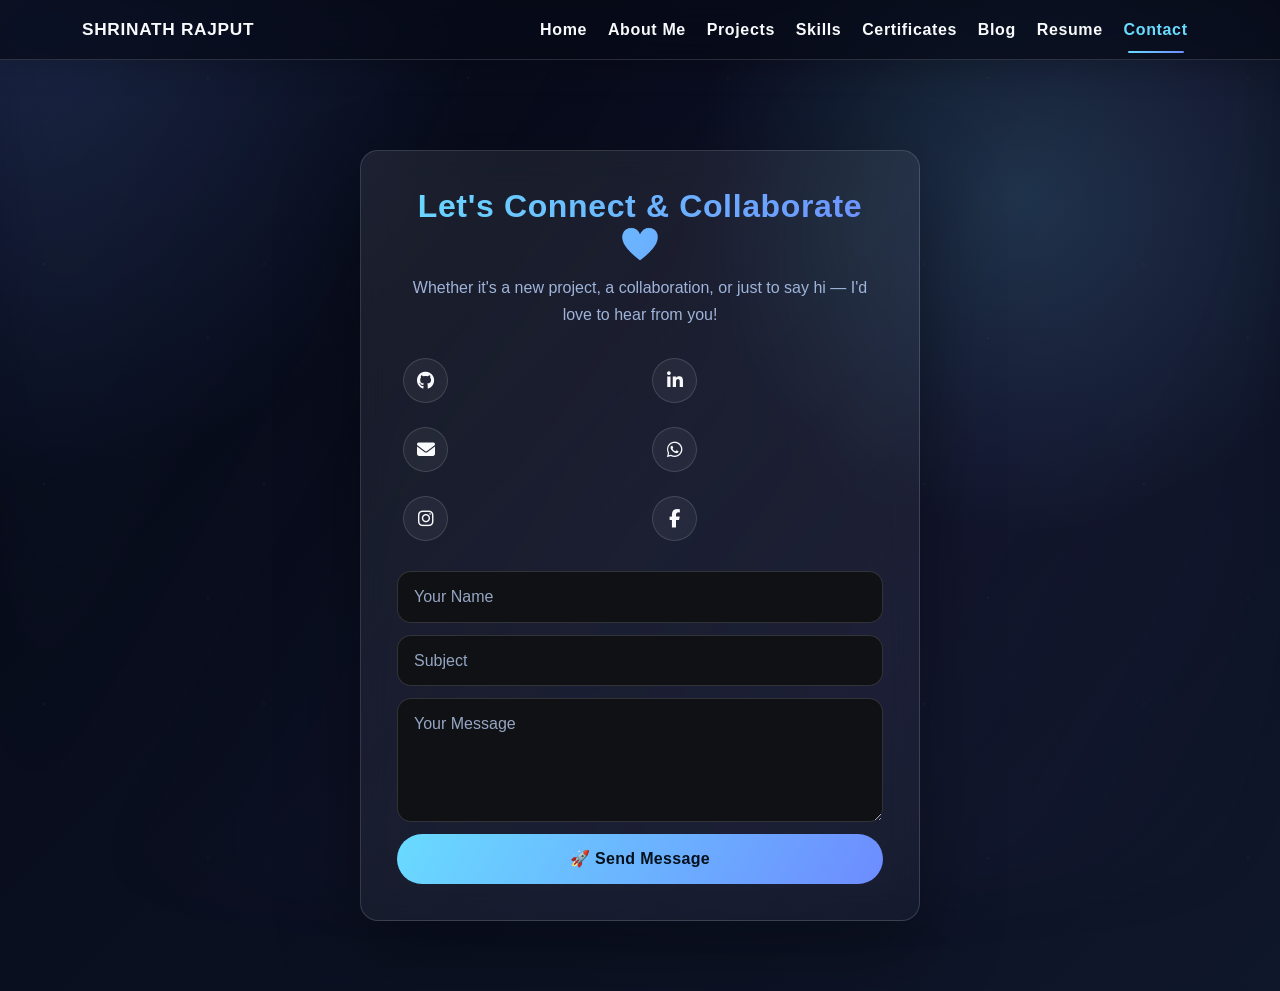
<file: contact.html>
<!DOCTYPE html>
<html lang="en">

<head>

<meta charset="UTF-8">
<meta name="viewport" content="width=device-width, initial-scale=1">

<title>Contact</title>

<link href="https://cdn.jsdelivr.net/npm/bootstrap@5.3.2/dist/css/bootstrap.min.css" rel="stylesheet">

<link rel="stylesheet" href="https://cdnjs.cloudflare.com/ajax/libs/font-awesome/6.5.0/css/all.min.css">

<!-- Animation -->
<link rel="stylesheet" href="https://unpkg.com/aos@2.3.1/dist/aos.css"/>

<style>

body{
background:#0f1115;
color:white;
font-family:Arial;
}

/* section */

.contact-section{
min-height:100vh;
display:flex;
align-items:center;
justify-content:center;
}

/* card */

.contact-box{
background:#151922;
padding:40px;
border-radius:15px;
width:500px;
text-align:center;
box-shadow:0 0 25px rgba(0,255,255,0.15);
}

/* heading */

.contact-title{
font-size:32px;
color:#00eaff;
margin-bottom:10px;
}

.contact-sub{
color:#aaa;
margin-bottom:25px;
}

/* icons */

.social-icons{
margin-bottom:25px;
}

.social-icons a{
display:inline-flex;
align-items:center;
justify-content:center;
width:45px;
height:45px;
margin:6px;
border-radius:50%;
background:#0f1115;
color:white;
font-size:18px;
text-decoration:none;
transition:0.3s;
}

.social-icons a:hover{
background:#00eaff;
color:black;
transform:scale(1.1);
}

/* inputs */

.form-control{
background:#0f1115;
border:none;
color:white;
margin-bottom:15px;
}

.form-control:focus{
box-shadow:0 0 10px #00eaff;
background:#0f1115;
color:white;
}

/* button */

.send-btn{
background:#007bff;
border:none;
width:100%;
padding:12px;
color:white;
border-radius:6px;
transition:0.3s;
}

.send-btn:hover{
background:#00eaff;
color:black;
}

</style>

<link rel="stylesheet" href="css/style.css">

</head>

<body>
<nav class="navbar navbar-expand-lg navbar-dark bg-dark fixed-top">

<div class="container">

<a class="navbar-brand" href="index.html">Shrinath Rajput</a>

<button class="navbar-toggler" type="button" data-bs-toggle="collapse" data-bs-target="#navbarNav">
<span class="navbar-toggler-icon"></span>
</button>

<div class="collapse navbar-collapse" id="navbarNav">

<ul class="navbar-nav ms-auto">

<li class="nav-item">
<a class="nav-link" href="index.html">Home</a>
</li>

<li class="nav-item">
<a class="nav-link" href="about.html">About Me</a>
</li>

<li class="nav-item">
<a class="nav-link" href="projects.html">Projects</a>
</li>

<li class="nav-item">
<a class="nav-link" href="skills.html">Skills</a>
</li>

<li class="nav-item">
<a class="nav-link" href="certificates.html">Certificates</a>
</li>

<li class="nav-item">
<a class="nav-link" href="blog.html">Blog</a>
</li>

<li class="nav-item">
<a class="nav-link" href="resume.html">Resume</a>
</li>

<li class="nav-item">
<a class="nav-link active" href="contact.html">Contact</a>
</li>

</ul>

</div>
</div>

</nav>

<section class="contact-section">

<div class="contact-box" data-aos="zoom-in">

<h2 class="contact-title" data-aos="fade-down">Let's Connect & Collaborate 💙</h2>

<p class="contact-sub" data-aos="fade-up">
Whether it's a new project, a collaboration, or just to say hi — I'd love to hear from you!
</p>

<!-- icons -->

<div class="social-icons" data-aos="fade-up" data-aos-delay="200">

<a href="https://github.com/Shrinath-Rajput"><i class="fab fa-github"></i></a>

<a href="https://www.linkedin.com/in/shrinath-rajput-91b437253/"><i class="fab fa-linkedin-in"></i></a>

<a href="mailto:rajputshrinath349@gmail.com"><i class="fas fa-envelope"></i></a>

<a href="#"><i class="fab fa-whatsapp"></i></a>

<a href="https://www.instagram.com/shrinath.rajput14?igsh=MWYyZXR6MzVpdnB2cw%3D%3D"><i class="fab fa-instagram"></i></a>

<a href="#"><i class="fab fa-facebook-f"></i></a>

</div>


<form data-aos="fade-up" data-aos-delay="400">

<input 
type="text" 
class="form-control" 
placeholder="Your Name"
style="background:#0f1115;color:white;"
>

<input 
type="email" 
class="form-control" 
placeholder="Subject"
style="background:#0f1115;color:white;"
>

<textarea 
class="form-control" 
rows="4" 
placeholder="Your Message"
style="background:#0f1115;color:white;"
></textarea>

<button class="send-btn">🚀 Send Message</button>

</form>

</div>

</section>

<script src="https://unpkg.com/aos@2.3.1/dist/aos.js"></script>
<script src="https://cdn.jsdelivr.net/npm/bootstrap@5.3.2/dist/js/bootstrap.bundle.min.js"></script>

<script>
AOS.init({
duration:1000,
once:true
});
</script>

</body>

</html>
</file>
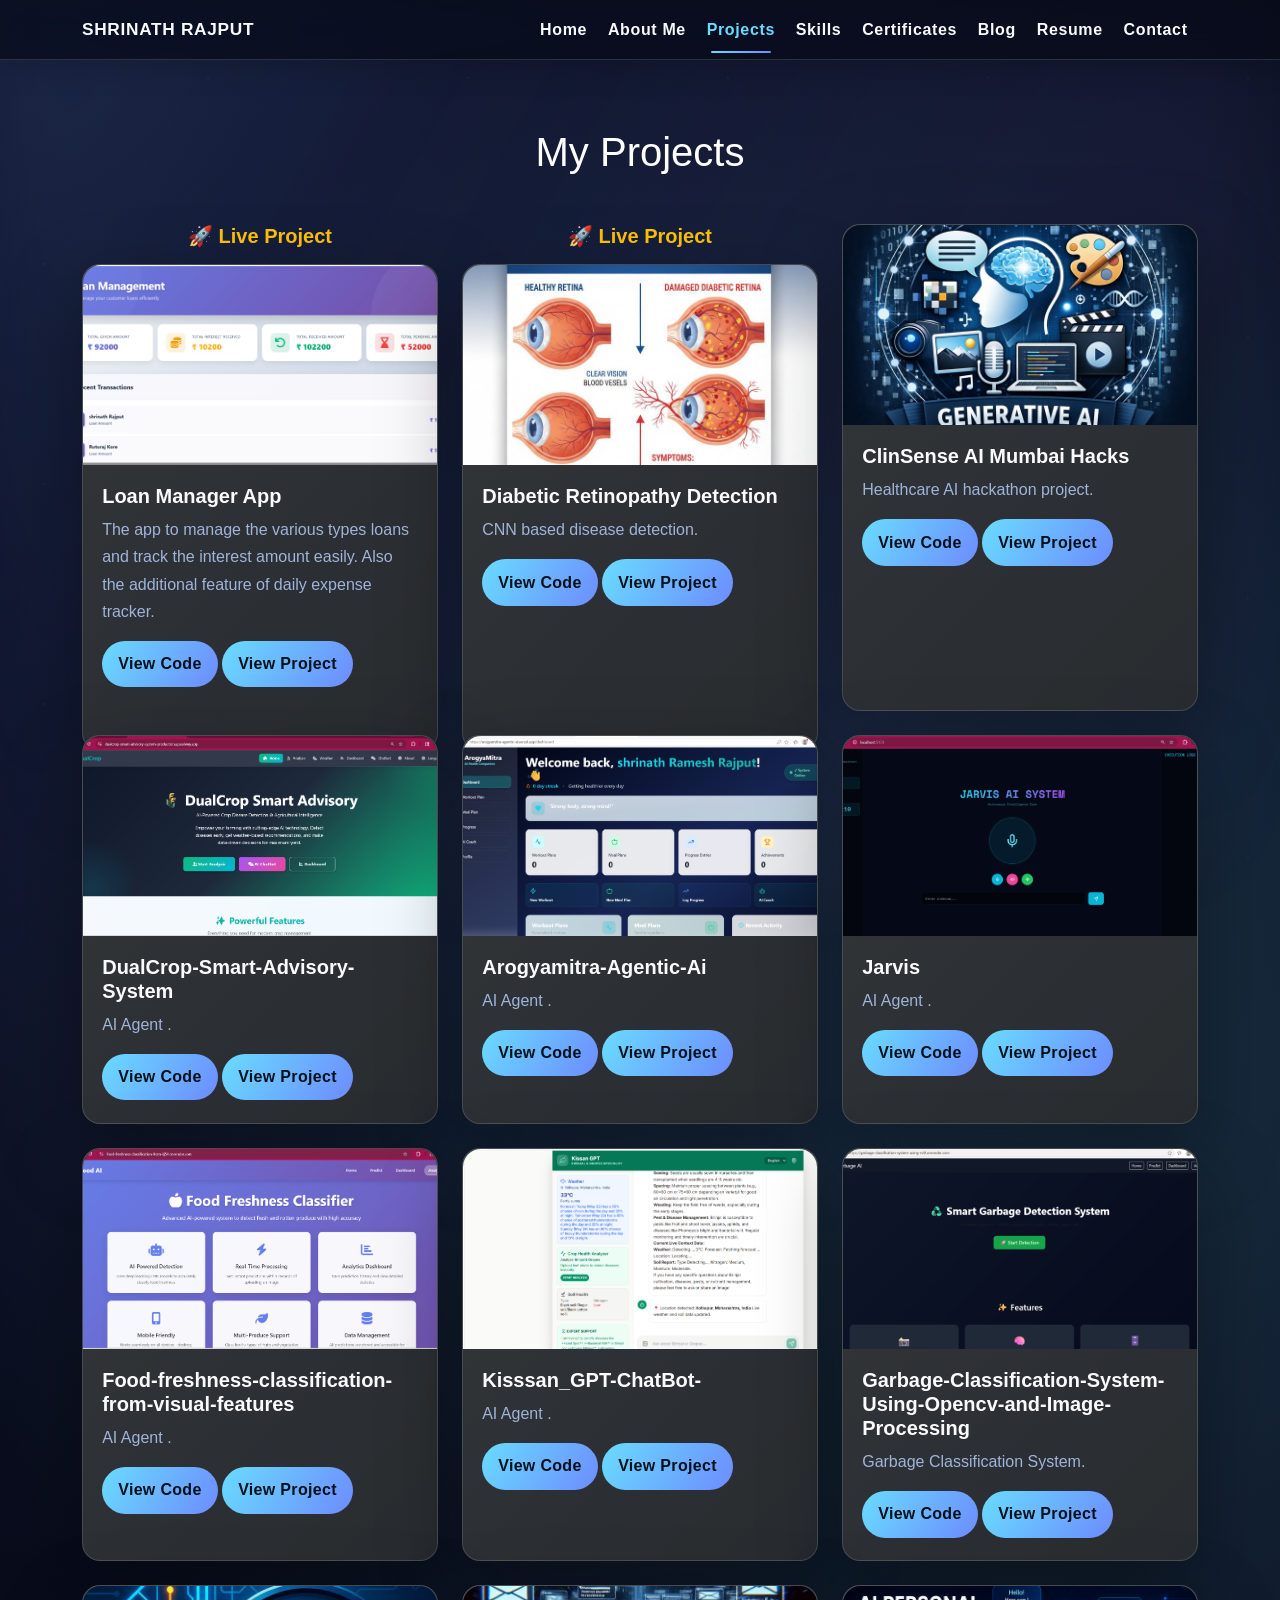
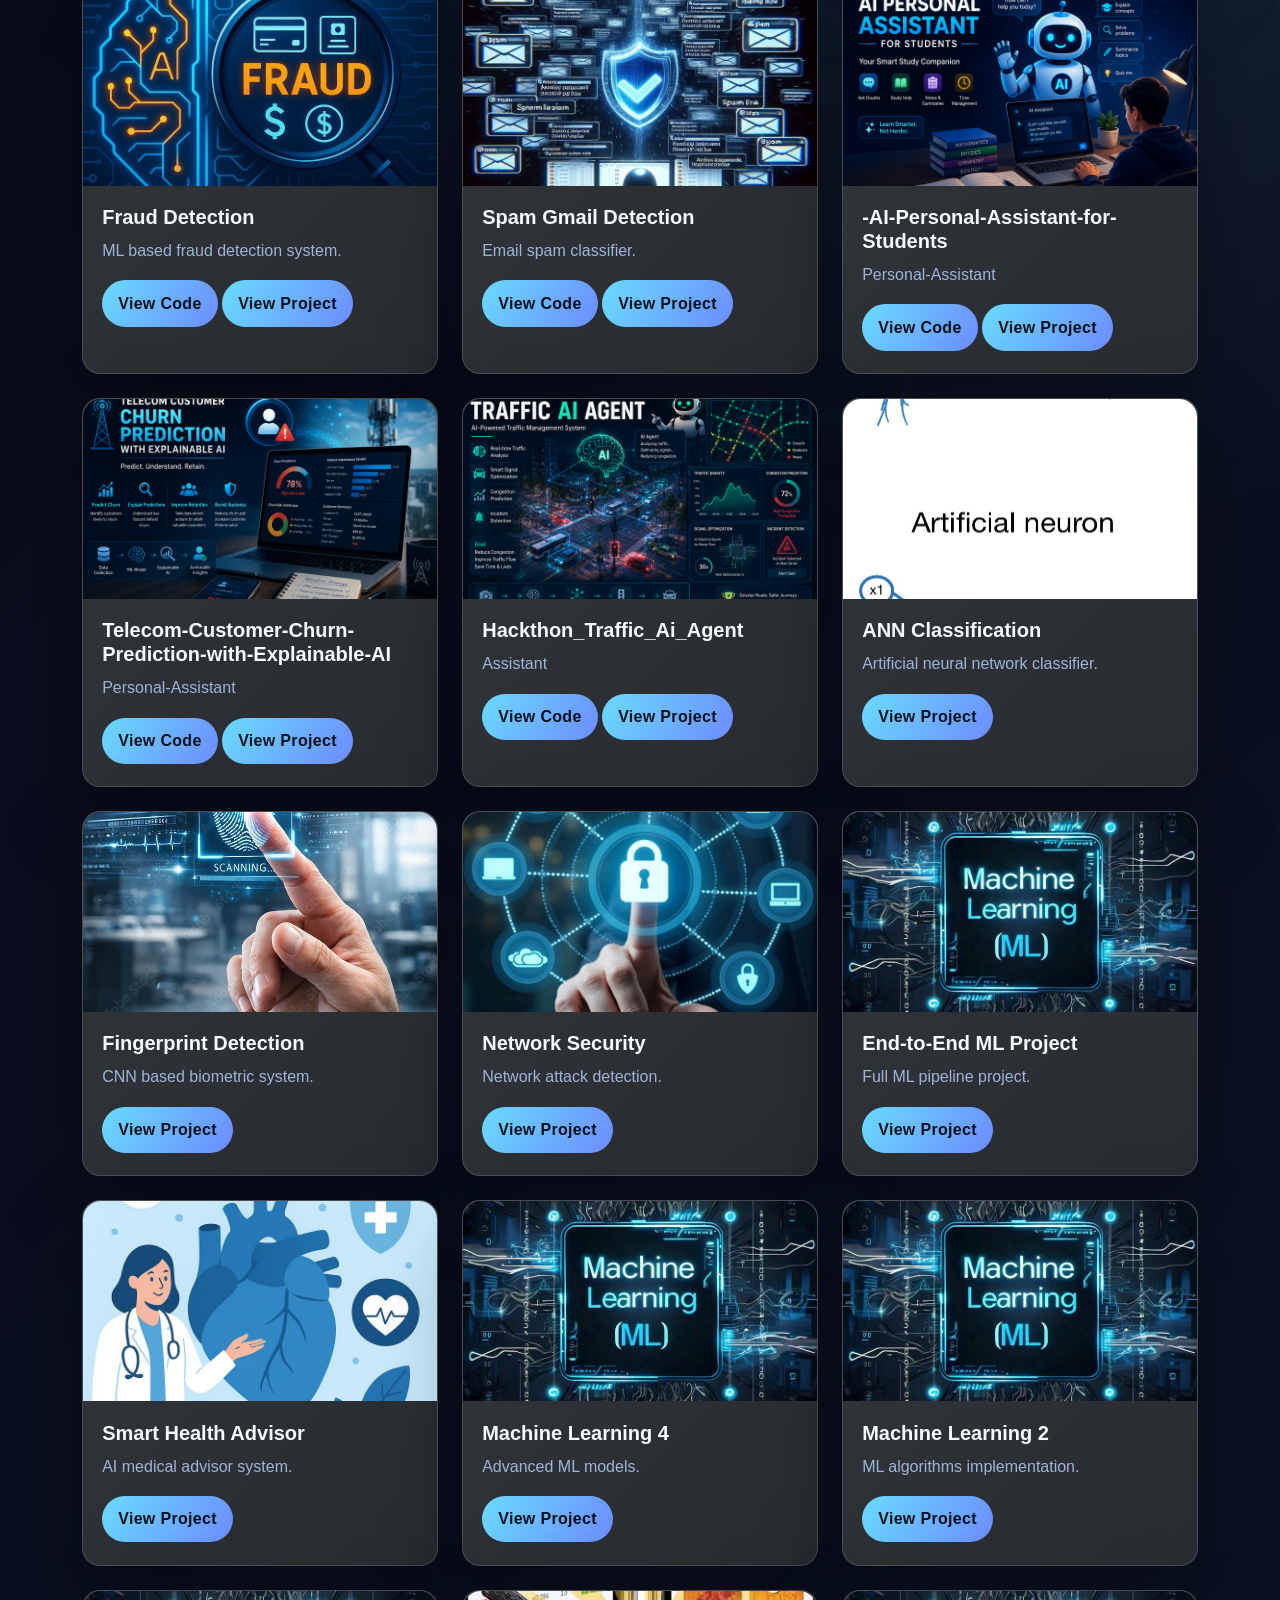
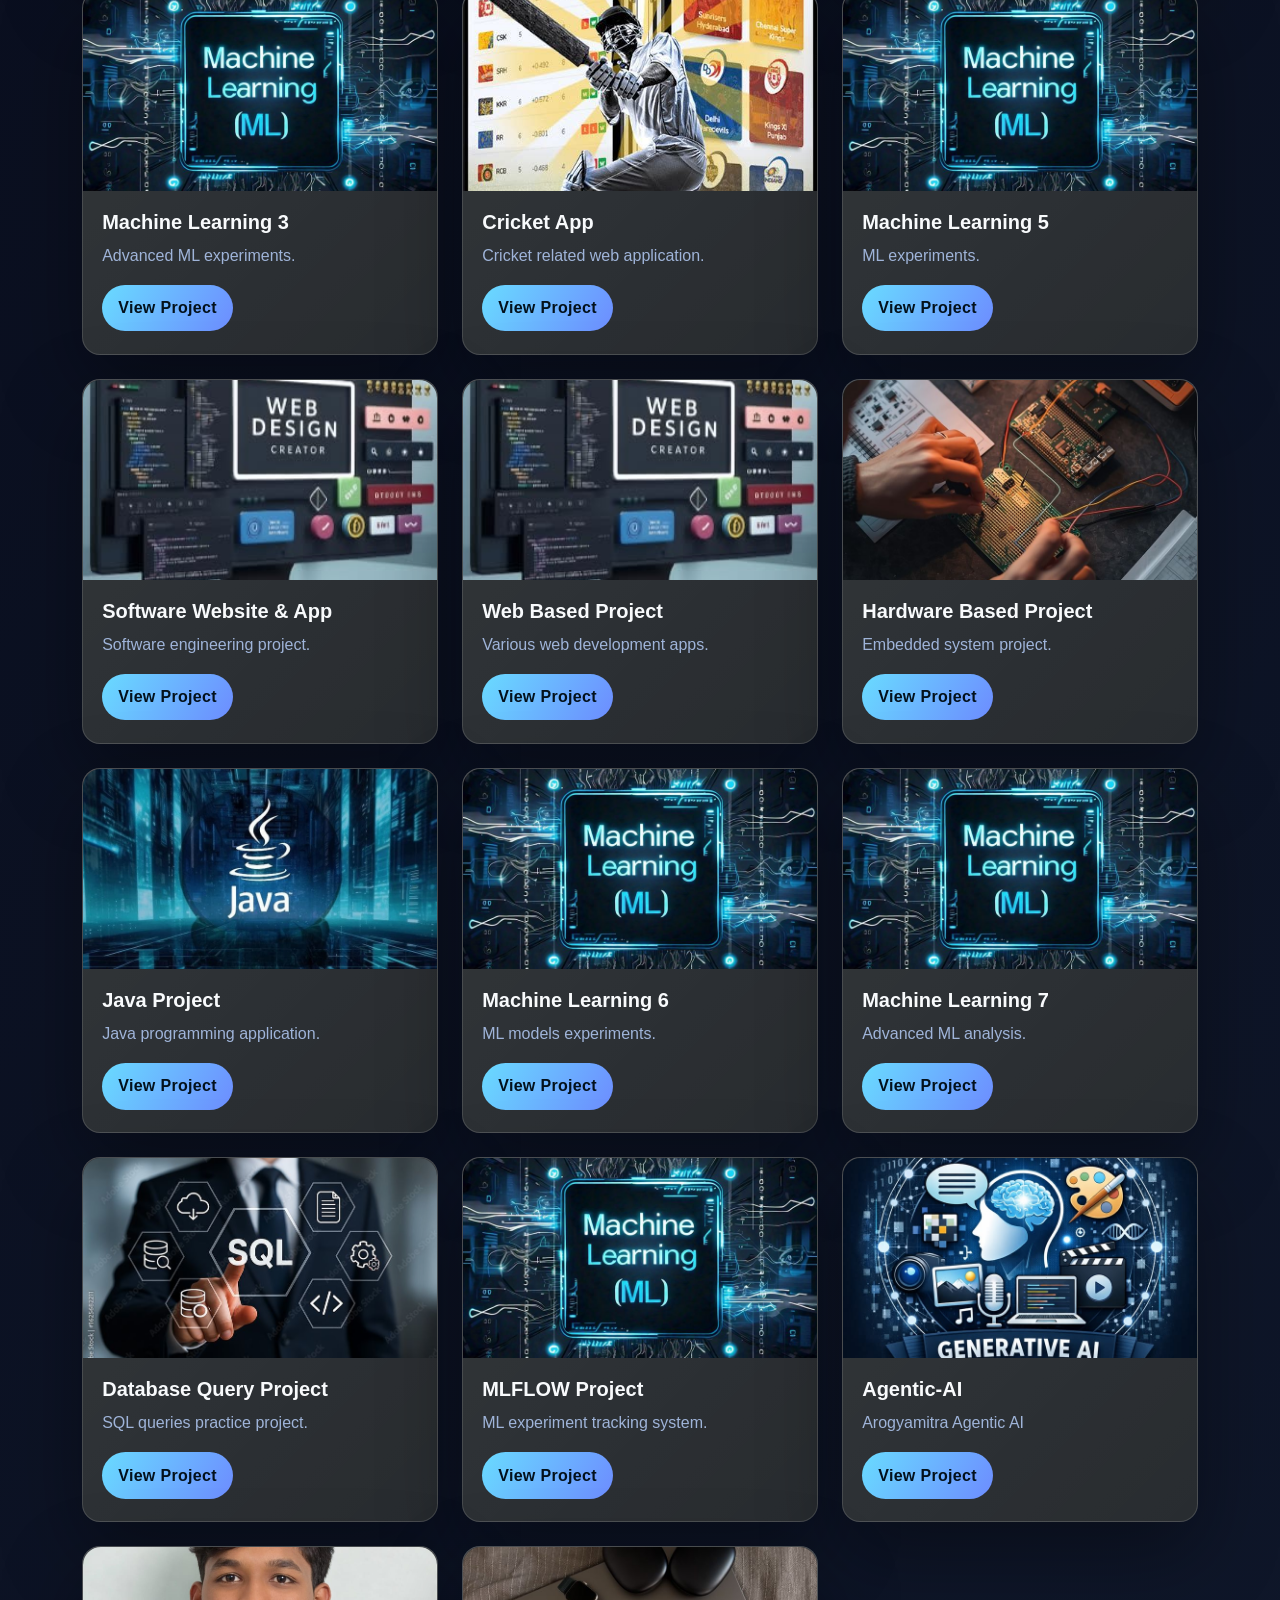
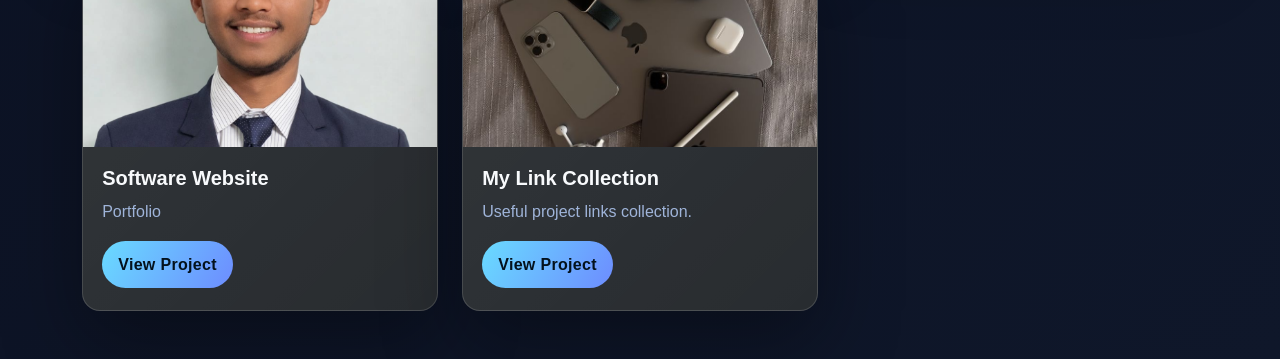
<file: projects.html>
<!DOCTYPE html>

<html>
<head>

<meta charset="UTF-8">
<meta name="viewport" content="width=device-width, initial-scale=1">

<title>Projects</title>

<link href="https://cdn.jsdelivr.net/npm/bootstrap@5.3.2/dist/css/bootstrap.min.css" rel="stylesheet">
<link rel="stylesheet" href="css/style.css">

<!-- Animation Library -->
<link rel="stylesheet" href="https://unpkg.com/aos@2.3.1/dist/aos.css">

<style>

.card-img-top{
height:200px;
object-fit:cover;
}

</style>

<link rel="stylesheet" href="css/style.css">

</head>

<body class="bg-dark">

<nav class="navbar navbar-expand-lg navbar-dark bg-dark fixed-top">

<div class="container">

<a class="navbar-brand" href="index.html">Shrinath Rajput</a>

<button class="navbar-toggler" type="button" data-bs-toggle="collapse" data-bs-target="#navbarNav">
<span class="navbar-toggler-icon"></span>
</button>

<div class="collapse navbar-collapse" id="navbarNav">

<ul class="navbar-nav ms-auto">

<li class="nav-item">
<a class="nav-link" href="index.html">Home</a>
</li>

<li class="nav-item">
<a class="nav-link" href="about.html">About Me</a>
</li>

<li class="nav-item">
<a class="nav-link active" href="projects.html">Projects</a>
</li>

<li class="nav-item">
<a class="nav-link" href="skills.html">Skills</a>
</li>

<li class="nav-item">
<a class="nav-link" href="certificates.html">Certificates</a>
</li>

<li class="nav-item">
<a class="nav-link" href="blog.html">Blog</a>
</li>

<li class="nav-item">
<a class="nav-link" href="resume.html">Resume</a>
</li>

<li class="nav-item">
<a class="nav-link" href="contact.html">Contact</a>
</li>

</ul>

</div>
</div>

</nav>

<section class="container py-5 text-white">

<h1 class="text-center mb-5" data-aos="fade-up">My Projects</h1>

<div class="row row-cols-1 row-cols-md-3 g-4">


<div class="col" data-aos="zoom-in">

    <h5 class="text-warning fw-bold mb-3 text-center">
        🚀 Live Project
    </h5>

    <div class="card bg-dark text-white h-100">
        <img src="images/loan.png" class="card-img-top">

        <div class="card-body">
            <h5>Loan Manager App</h5>

            <p>
                The app to manage the various types loans and track the interest amount easily.
                Also the additional feature of daily expense tracker.
            </p>

            <a href="https://github.com/Shrinath-Rajput/Bank_Loan-App" target="_blank" class="btn btn-warning">View Code</a>

            <a href="https://bank-loan-app-bem5.onrender.com/" target="_blank" class="btn btn-warning">View Project</a>
        </div>
    </div>

</div>

<div class="col" data-aos="zoom-in">
    <h5 class="text-warning fw-bold mb-3 text-center">
        🚀 Live Project
    </h5>

<div class="card bg-dark text-white h-100">
<img src="images/DR.jpeg" class="card-img-top">
<div class="card-body">
<h5>Diabetic Retinopathy Detection</h5>
<p>CNN based disease detection.</p>
<a href="https://github.com/Shrinath-Rajput/Detection-of-Dibetic-Retinopathy-using-CNN" target="_blank" class="btn btn-warning">View Code</a>
<a href="https://detection-of-dibetic-retinopathy-using-2zts.onrender.com/" target="_blank" class="btn btn-warning">View Project</a>
</div>
</div>
</div>

<!-- 1 -->
<div class="col" data-aos="zoom-in">
<div class="card bg-dark text-white h-100">
<img src="images/Ai.jpeg" class="card-img-top">
<div class="card-body">
<h5>ClinSense AI Mumbai Hacks</h5>
<p>Healthcare AI hackathon project.</p>
<a href="https://github.com/Shrinath-Rajput/Clinsense-AI-Mumbai_Hacks2025-" target="_blank" class="btn btn-warning">View Code</a>
<a href="https://clinsenseshrinathrajput.streamlit.app/" target="_blank" class="btn btn-warning">View Project</a>
</div>
</div>
</div>







<div class="col" data-aos="zoom-in">
<div class="card bg-dark text-white h-100">
<img src="images/home.png" class="card-img-top">
<div class="card-body">
<h5>DualCrop-Smart-Advisory-System</h5>
<p>AI Agent .</p>
<a href="https://github.com/Shrinath-Rajput/DualCrop-Smart-Advisory-System" target="_blank" class="btn btn-warning">View Code</a>
<a href="https://dualcrop-smart-advisory-system-1.onrender.com" target="_blank" class="btn btn-warning">View Project</a>
</div>
</div>
</div>






<div class="col" data-aos="zoom-in">
<div class="card bg-dark text-white h-100">
<img src="images/arogyamitra.png" class="card-img-top">
<div class="card-body">
<h5>Arogyamitra-Agentic-Ai</h5>
<p>AI Agent .</p>
<a href="https://github.com/Shrinath-Rajput/Arogyamitra-Agentic-Ai" target="_blank" class="btn btn-warning">View Code</a>
<a href="https://arogyamitra-agentic-ai.vercel.app/dashboard" target="_blank" class="btn btn-warning">View Project</a>
</div>
</div>
</div>

<div class="col" data-aos="zoom-in">
<div class="card bg-dark text-white h-100">
<img src="images/jarvis.png" class="card-img-top">
<div class="card-body">
<h5>Jarvis</h5>
<p>AI Agent .</p>
<a href="https://github.com/Shrinath-Rajput/Jarvis-" target="_blank" class="btn btn-warning">View Code</a>
<a href="https://jarvis-ebon-eta.vercel.app/" target="_blank" class="btn btn-warning">View Project</a>

</div>
</div>
</div>


<div class="col" data-aos="zoom-in">
<div class="card bg-dark text-white h-100">
<img src="images/food.png" class="card-img-top">
<div class="card-body">
<h5>Food-freshness-classification-from-visual-features</h5>
<p>AI Agent .</p>
<a href="https://github.com/Shrinath-Rajput/Food-freshness-classification-from-visual-features" target="_blank" class="btn btn-warning">View Code</a>
<a href="https://food-freshness-classification-from-kj54.onrender.com/" target="_blank" class="btn btn-warning">View Project</a>
</div>
</div>
</div>


<!-- 2 -->


<!-- 4 -->
 <div class="col" data-aos="zoom-in">
<div class="card bg-dark text-white h-100">
<img src="images/kissan.png" class="card-img-top">
<div class="card-body">
<h5>Kisssan_GPT-ChatBot-</h5>
<p>AI Agent .</p>
<a href="https://github.com/Shrinath-Rajput/Kisssan_GPT-ChatBot-" target="_blank" class="btn btn-warning">View Code</a>
<a href="https://dualcrop-advisory-system.netlify.app/" target="_blank" class="btn btn-warning">View Project</a>
</div>
</div>
</div>


 <div class="col" data-aos="zoom-in">
<div class="card bg-dark text-white h-100">
<img src="images/garbage.png" class="card-img-top">
<div class="card-body">
<h5>Garbage-Classification-System-Using-Opencv-and-Image-Processing</h5>
<p>Garbage Classification System.</p>
<a href="https://github.com/Shrinath-Rajput/Garbage-Classification-System-Using-Opencv-and-Image-Processing" target="_blank" class="btn btn-warning">View Code</a>
<a href="https://garbage-classification-system-using-rvi9.onrender.com" target="_blank" class="btn btn-warning">View Project</a>
</div>
</div>
</div>

<!-- 5 -->
<div class="col" data-aos="zoom-in">
<div class="card bg-dark text-white h-100">
<img src="images/Fraud.jpeg" class="card-img-top">
<div class="card-body">
<h5>Fraud Detection</h5>
<p>ML based fraud detection system.</p>
<a href="https://github.com/Shrinath-Rajput/Fraud-Detection" target="_blank" class="btn btn-warning">View Code </a>
<a href="https://fraud-detection-1-xoqt.onrender.com/" target="_blank" class="btn btn-warning">View Project</a>
</div>
</div>
</div>

<!-- 6 -->
<div class="col" data-aos="zoom-in">
<div class="card bg-dark text-white h-100">
<img src="images/Ann.jpeg" class="card-img-top">
<div class="card-body">
<h5>Spam Gmail Detection</h5>
<p>Email spam classifier.</p>
<a href="https://github.com/Shrinath-Rajput/Spam-Gmail" target="_blank" class="btn btn-warning">View Code</a>
<a href="https://spam-gmail.onrender.com/" target="_blank" class="btn btn-warning">View Project</a>
</div>
</div>
</div>


<div class="col" data-aos="zoom-in">
<div class="card bg-dark text-white h-100">
<img src="images/student.png" class="card-img-top">
<div class="card-body">
<h5>-AI-Personal-Assistant-for-Students</h5>
<p>Personal-Assistant</p>
<a href="https://github.com/Shrinath-Rajput/-AI-Personal-Assistant-for-Students" target="_blank" class="btn btn-warning">View Code</a>
<a href="https://ai-personal-assistant-for-students.onrender.com/" target="_blank" class="btn btn-warning">View Project</a>
</div>
</div>
</div>



<div class="col" data-aos="zoom-in">
<div class="card bg-dark text-white h-100">
<img src="images/telecom.png" class="card-img-top">
<div class="card-body">
<h5>Telecom-Customer-Churn-Prediction-with-Explainable-AI</h5>
<p>Personal-Assistant</p>
<a href="https://github.com/Shrinath-Rajput/Telecom-Customer-Churn-Prediction-with-Explainable-AI" target="_blank" class="btn btn-warning">View Code</a>
<a href="https://telecom-customer-churn-prediction-with.onrender.com/" target="_blank" class="btn btn-warning">View Project</a>
</div>
</div>
</div>

<div class="col" data-aos="zoom-in">
<div class="card bg-dark text-white h-100">
<img src="images/trafic.png" class="card-img-top">
<div class="card-body">
<h5>Hackthon_Traffic_Ai_Agent</h5>
<p>Assistant</p>
<a href="https://github.com/Shrinath-Rajput/Hackthon_Traffic_Ai_Agent" target="_blank" class="btn btn-warning">View Code</a>
<a href="https://huggingface.co/spaces/shrinathrajput/traffic-ai-agent" target="_blank" class="btn btn-warning">View Project</a>
</div>
</div>
</div>

<!-- 7 -->
<div class="col" data-aos="zoom-in">
<div class="card bg-dark text-white h-100">
<img src="images/ann1.jpeg" class="card-img-top">
<div class="card-body">
<h5>ANN Classification</h5>
<p>Artificial neural network classifier.</p>
<a href="https://github.com/Shrinath-Rajput/Ann-Classification-Project-" target="_blank" class="btn btn-warning">View Project</a>
</div>
</div>
</div>

<!-- 8 -->
<div class="col" data-aos="zoom-in">
<div class="card bg-dark text-white h-100">
<img src="images/fingerprint.jpeg" class="card-img-top">
<div class="card-body">
<h5>Fingerprint Detection</h5>
<p>CNN based biometric system.</p>
<a href="https://github.com/Shrinath-Rajput/fingerprint-through-Blood-Detection-Using-CNN" target="_blank" class="btn btn-warning">View Project</a>
</div>
</div>
</div>

<!-- 9 -->
<div class="col" data-aos="zoom-in">
<div class="card bg-dark text-white h-100">
<img src="images/Network.jpeg" class="card-img-top">
<div class="card-body">
<h5>Network Security</h5>
<p>Network attack detection.</p>
<a href="https://github.com/Shrinath-Rajput/Network_security-" target="_blank" class="btn btn-warning">View Project</a>
</div>
</div>
</div>

<!-- 10 -->
<div class="col" data-aos="zoom-in">
<div class="card bg-dark text-white h-100">
<img src="images/Ml.jpeg" class="card-img-top">
<div class="card-body">
<h5>End-to-End ML Project</h5>
<p>Full ML pipeline project.</p>
<a href="https://github.com/Shrinath-Rajput/End-to-End-Machine-Learning-project" target="_blank" class="btn btn-warning">View Project</a>
</div>
</div>
</div>

<!-- 11 -->
<div class="col" data-aos="zoom-in">
<div class="card bg-dark text-white h-100">
<img src="images/Health.jpeg" class="card-img-top">
<div class="card-body">
<h5>Smart Health Advisor</h5>
<p>AI medical advisor system.</p>
<a href="https://github.com/Shrinath-Rajput/SmartHealthAdvisor" target="_blank" class="btn btn-warning">View Project</a>
</div>
</div>
</div>

<!-- 12 -->
<div class="col" data-aos="zoom-in">
<div class="card bg-dark text-white h-100">
<img src="images/Ml.jpeg" class="card-img-top">
<div class="card-body">
<h5>Machine Learning 4</h5>
<p>Advanced ML models.</p>
<a href="https://github.com/Shrinath-Rajput/Machine_Learning-4" target="_blank" class="btn btn-warning">View Project</a>
</div>
</div>
</div>

<div class="col" data-aos="zoom-in">
<div class="card bg-dark text-white h-100">
<img src="images/Ml.jpeg" class="card-img-top">
<div class="card-body">
<h5>Machine Learning 2</h5>
<p>ML algorithms implementation.</p>
<a href="https://github.com/Shrinath-Rajput/Machine_Learning-2" target="_blank" class="btn btn-warning">View Project</a>
</div>
</div>
</div>

<!-- 3 -->
<div class="col" data-aos="zoom-in">
<div class="card bg-dark text-white h-100">
<img src="images/Ml.jpeg" class="card-img-top">
<div class="card-body">
<h5>Machine Learning 3</h5>
<p>Advanced ML experiments.</p>
<a href="https://github.com/Shrinath-Rajput/Machine_Learning-3" target="_blank" class="btn btn-warning">View Project</a>
</div>
</div>
</div>

<!-- 13 -->
<div class="col" data-aos="zoom-in">
<div class="card bg-dark text-white h-100">
<img src="images/Cricket.jpeg" class="card-img-top">
<div class="card-body">
<h5>Cricket App</h5>
<p>Cricket related web application.</p>
<a href="https://github.com/Shrinath-Rajput/Cricket-App-" target="_blank" class="btn btn-warning">View Project</a>
</div>
</div>
</div>

<!-- 14 -->
<div class="col" data-aos="zoom-in">
<div class="card bg-dark text-white h-100">
<img src="images/Ml.jpeg" class="card-img-top">
<div class="card-body">
<h5>Machine Learning 5</h5>
<p>ML experiments.</p>
<a href="https://github.com/Shrinath-Rajput/Machine_Learing-5" target="_blank" class="btn btn-warning">View Project</a>
</div>
</div>
</div>

<!-- 15 -->
<div class="col" data-aos="zoom-in">
<div class="card bg-dark text-white h-100">
<img src="images/Web.jpeg" class="card-img-top">
<div class="card-body">
<h5>Software Website & App</h5>
<p>Software engineering project.</p>
<a href="https://github.com/Shrinath-Rajput/Software-Website-And-App" target="_blank" class="btn btn-warning">View Project</a>
</div>
</div>
</div>

<!-- 16 -->
<div class="col" data-aos="zoom-in">
<div class="card bg-dark text-white h-100">
<img src="images/Web.jpeg" class="card-img-top">
<div class="card-body">
<h5>Web Based Project</h5>
<p>Various web development apps.</p>
<a href="https://github.com/Shrinath-Rajput/Web-Based-Project" target="_blank" class="btn btn-warning">View Project</a>
</div>
</div>
</div>

<!-- 17 -->
<div class="col" data-aos="zoom-in">
<div class="card bg-dark text-white h-100">
<img src="images/Hardware.jpeg" class="card-img-top">
<div class="card-body">
<h5>Hardware Based Project</h5>
<p>Embedded system project.</p>
<a href="https://github.com/Shrinath-Rajput/Hardware-Based-Project-" target="_blank" class="btn btn-warning">View Project</a>
</div>
</div>
</div>

<!-- 18 -->
<div class="col" data-aos="zoom-in">
<div class="card bg-dark text-white h-100">
<img src="images/Java.jpeg" class="card-img-top">
<div class="card-body">
<h5>Java Project</h5>
<p>Java programming application.</p>
<a href="https://github.com/Shrinath-Rajput/Java-Project-" target="_blank" class="btn btn-warning">View Project</a>
</div>
</div>
</div>

<!-- 19 -->
<div class="col" data-aos="zoom-in">
<div class="card bg-dark text-white h-100">
<img src="images/Ml.jpeg" class="card-img-top">
<div class="card-body">
<h5>Machine Learning 6</h5>
<p>ML models experiments.</p>
<a href="https://github.com/Shrinath-Rajput/Machine_Learning-6" target="_blank" class="btn btn-warning">View Project</a>
</div>
</div>
</div>

<!-- 20 -->
<div class="col" data-aos="zoom-in">
<div class="card bg-dark text-white h-100">
<img src="images/Ml.jpeg" class="card-img-top">
<div class="card-body">
<h5>Machine Learning 7</h5>
<p>Advanced ML analysis.</p>
<a href="https://github.com/Shrinath-Rajput/Machine_Learning-7" target="_blank" class="btn btn-warning">View Project</a>
</div>
</div>
</div>

<!-- 21 -->
<div class="col" data-aos="zoom-in">
<div class="card bg-dark text-white h-100">
<img src="images/SQL.jpeg" class="card-img-top">
<div class="card-body">
<h5>Database Query Project</h5>
<p>SQL queries practice project.</p>
<a href="https://github.com/Shrinath-Rajput/databse-quey" target="_blank" class="btn btn-warning">View Project</a>
</div>
</div>
</div>

<!-- 22 -->
<div class="col" data-aos="zoom-in">
<div class="card bg-dark text-white h-100">
<img src="images/Ml.jpeg" class="card-img-top">
<div class="card-body">
<h5>MLFLOW Project</h5>
<p>ML experiment tracking system.</p>
<a href="https://github.com/Shrinath-Rajput/MLFLOW" target="_blank" class="btn btn-warning">View Project</a>
</div>
</div>
</div>

<!-- 23 -->
<div class="col" data-aos="zoom-in">
<div class="card bg-dark text-white h-100">
<img src="images/Ai.jpeg" class="card-img-top">
<div class="card-body">
<h5>Agentic-AI</h5>
<p>Arogyamitra Agentic AI</p>
<a href="https://github.com/Shrinath-Rajput/Arogyamitra-Agentic-Ai" target="_blank" class="btn btn-warning">View Project</a>
</div>
</div>
</div>

<!-- 24 -->
<div class="col" data-aos="zoom-in">
<div class="card bg-dark text-white h-100">
<img src="images/SR.jpeg" class="card-img-top">
<div class="card-body">
<h5>Software Website</h5>
<p>Portfolio</p>
<a href="https://github.com/Shrinath-Rajput/Portfolio" target="_blank" class="btn btn-warning">View Project</a>
</div>
</div>
</div>

<!-- 25 -->
<div class="col" data-aos="zoom-in">
<div class="card bg-dark text-white h-100">
<img src="images/Link.jpeg" class="card-img-top">
<div class="card-body">
<h5>My Link Collection</h5>
<p>Useful project links collection.</p>
<a href="https://github.com/Shrinath-Rajput/My_link" target="_blank" class="btn btn-warning">View Project</a>
</div>
</div>
</div>

</div>

</section>

<script src="js/script.js"></script>
<script src="https://cdn.jsdelivr.net/npm/bootstrap@5.3.2/dist/js/bootstrap.bundle.min.js"></script>

<script src="https://unpkg.com/aos@2.3.1/dist/aos.js"></script>

<script>
AOS.init({
duration:1000,
once:true
});
</script>

</body>
</html>
</file>
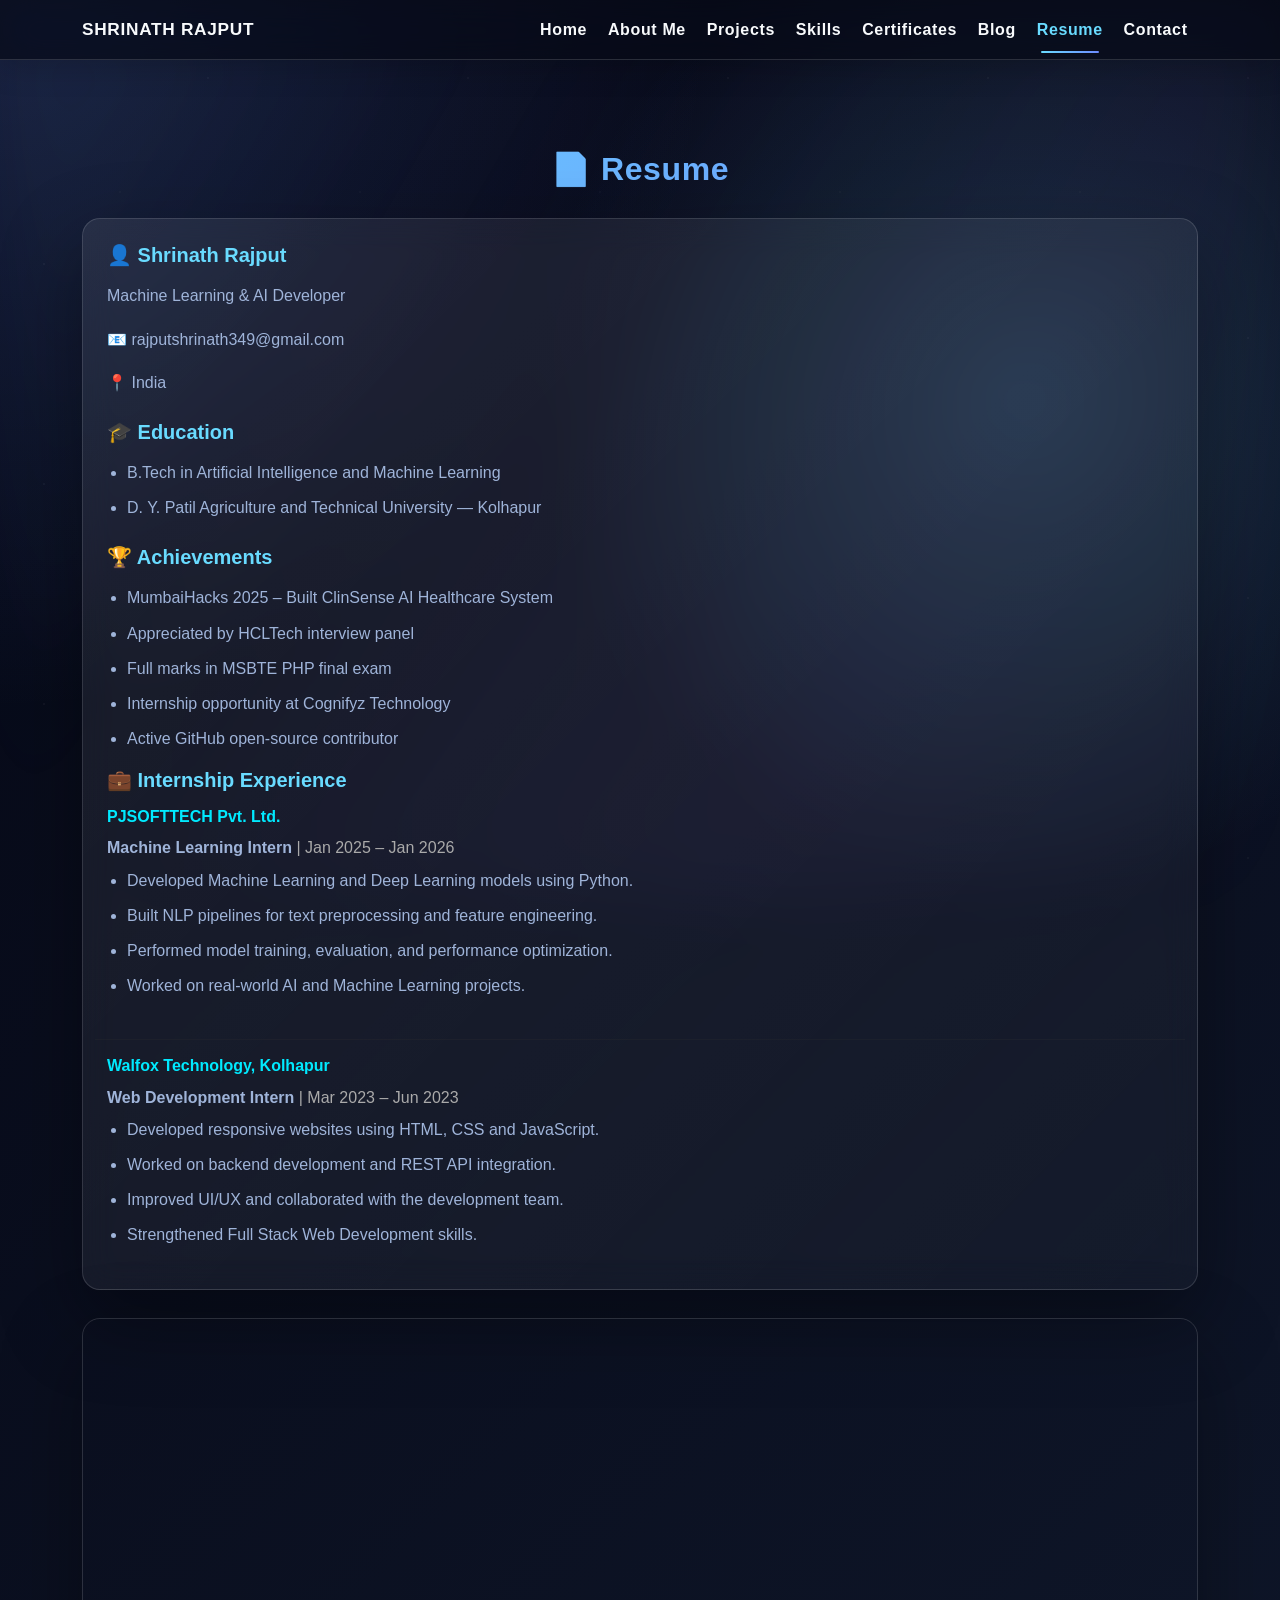
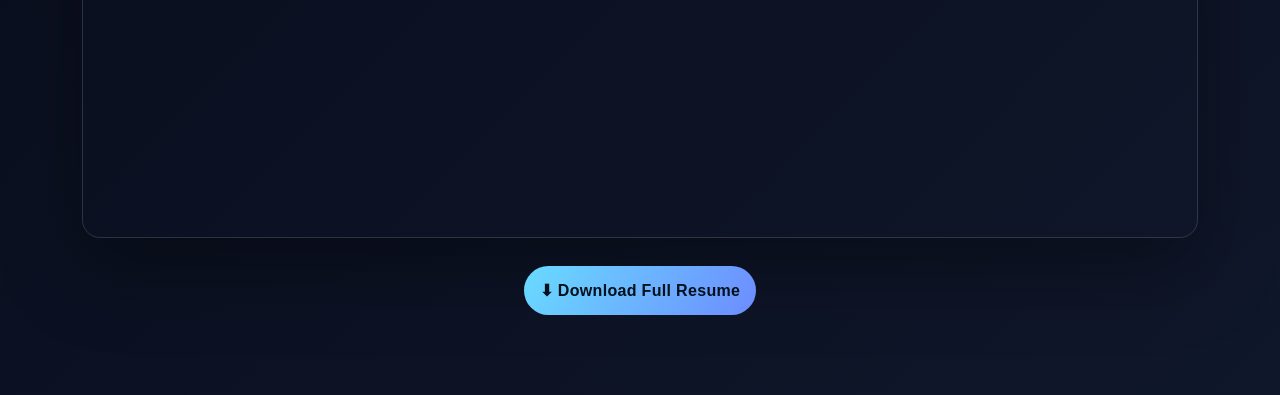
<file: resume.html>
<!DOCTYPE html>
<html lang="en">

<head>

<meta charset="UTF-8">
<meta name="viewport" content="width=device-width, initial-scale=1">

<title>Resume</title>

<link href="https://cdn.jsdelivr.net/npm/bootstrap@5.3.2/dist/css/bootstrap.min.css" rel="stylesheet">

<style>

body{
background:#0f1115;
color:white;
font-family:Arial;
}

/* animation */

.fade-in{
opacity:0;
transform:translateY(40px);
transition:all 1s ease;
}

.fade-in.show{
opacity:1;
transform:translateY(0);
}

.resume-section{
padding-top:120px;
padding-bottom:80px;
}

.resume-title{
color:#00eaff;
margin-bottom:30px;
text-align:center;
}

.resume-card{
background:#151922;
padding:25px;
border-radius:10px;
box-shadow:0 0 20px rgba(0,255,255,0.15);
}

.resume-card h5{
color:#00eaff;
margin-bottom:15px;
}

.resume-card ul{
padding-left:20px;
}

.resume-card li{
margin-bottom:8px;
color:#ccc;
}

.resume-preview{
margin-top:40px;
text-align:center;
}

.resume-preview iframe{
width:100%;
height:500px;
border-radius:10px;
border:none;
}

.download-btn{
display:inline-block;
margin-top:20px;
background:#007bff;
padding:10px 25px;
border-radius:6px;
color:white;
text-decoration:none;
transition:0.3s;
}

.download-btn:hover{
background:#00eaff;
color:black;
}

</style>

<link rel="stylesheet" href="css/style.css">

</head>

<body>

<!-- Navbar -->

<nav class="navbar navbar-expand-lg navbar-dark bg-dark fixed-top">

<div class="container">

<a class="navbar-brand" href="index.html">Shrinath Rajput</a>

<button class="navbar-toggler" type="button" data-bs-toggle="collapse" data-bs-target="#navbarNav">
<span class="navbar-toggler-icon"></span>
</button>

<div class="collapse navbar-collapse" id="navbarNav">

<ul class="navbar-nav ms-auto">

<li class="nav-item"><a class="nav-link" href="index.html">Home</a></li>
<li class="nav-item"><a class="nav-link" href="about.html">About Me</a></li>
<li class="nav-item"><a class="nav-link" href="projects.html">Projects</a></li>
<li class="nav-item"><a class="nav-link" href="skills.html">Skills</a></li>
<li class="nav-item"><a class="nav-link" href="certificates.html">Certificates</a></li>
<li class="nav-item"><a class="nav-link" href="blog.html">Blog</a></li>
<li class="nav-item"><a class="nav-link active" href="resume.html">Resume</a></li>
<li class="nav-item"><a class="nav-link" href="contact.html">Contact</a></li>

</ul>

</div>
</div>
</nav>

<section class="resume-section fade-in">

<div class="container">

<h2 class="resume-title">📄 Resume</h2>

<div class="resume-card">

<div class="row">

<!-- LEFT -->

<div class="col-md-6">

<h5>👤 Shrinath Rajput</h5>

<p>Machine Learning & AI Developer</p>

<p>📧 rajputshrinath349@gmail.com</p>

<p>📍 India</p>

<h5 class="mt-4">🎓 Education</h5>

<ul>

<li>B.Tech in Artificial Intelligence and Machine Learning</li>

<li>D. Y. Patil Agriculture and Technical University — Kolhapur</li>

</ul>

<h5 class="mt-4">🏆 Achievements</h5>

<ul>

<li>MumbaiHacks 2025 – Built ClinSense AI Healthcare System</li>

<li>Appreciated by HCLTech interview panel</li>

<li>Full marks in MSBTE PHP final exam</li>

<li>Internship opportunity at Cognifyz Technology</li>

<li>Active GitHub open-source contributor</li>

</ul>

</div>


<!-- RIGHT -->

<h5>💼 Internship Experience</h5>

<div class="mb-4">

<h6 style="color:#00eaff;">
PJSOFTTECH Pvt. Ltd.
</h6>

<p style="margin-bottom:5px;">
<b>Machine Learning Intern</b>
<span style="color:#aaa;"> | Jan 2025 – Jan 2026</span>
</p>

<ul>
<li>Developed Machine Learning and Deep Learning models using Python.</li>
<li>Built NLP pipelines for text preprocessing and feature engineering.</li>
<li>Performed model training, evaluation, and performance optimization.</li>
<li>Worked on real-world AI and Machine Learning projects.</li>
</ul>

</div>

<hr style="border-color:#333;">

<div>

<h6 style="color:#00eaff;">
Walfox Technology, Kolhapur
</h6>

<p style="margin-bottom:5px;">
<b>Web Development Intern</b>
<span style="color:#aaa;"> | Mar 2023 – Jun 2023</span>
</p>

<ul>
<li>Developed responsive websites using HTML, CSS and JavaScript.</li>
<li>Worked on backend development and REST API integration.</li>
<li>Improved UI/UX and collaborated with the development team.</li>
<li>Strengthened Full Stack Web Development skills.</li>
</ul>

</div>
</div>

</div>


<!-- PDF PREVIEW -->

<div class="resume-preview fade-in">

<iframe src="./Resume_shrinath_rajput.pdf"></iframe>

<br>

<a href="./Resume_shrinath_rajput.pdf" download class="download-btn">

⬇ Download Full Resume

</a>

</div>

</div>

</section>
<script src="https://cdn.jsdelivr.net/npm/bootstrap@5.3.2/dist/js/bootstrap.bundle.min.js"></script>

<script>

const elements=document.querySelectorAll(".fade-in");

function reveal(){

elements.forEach(el=>{

const top=el.getBoundingClientRect().top;

if(top<window.innerHeight-100){

el.classList.add("show");

}

});

}

window.addEventListener("scroll",reveal);
reveal();




</script>

</body>

</html>
</file>
<file: css/style.css>
:root{
  --bg:#060816;
  --bg-2:#0f172a;
  --panel:rgba(9, 15, 31, 0.84);
  --panel-strong:rgba(13, 20, 39, 0.96);
  --text:#f8fafc;
  --muted:#9fb4d9;
  --accent:#69dbff;
  --accent-2:#6d8cff;
  --accent-3:#a76dff;
  --border:rgba(255, 255, 255, 0.14);
  --shadow:0 30px 80px rgba(0, 0, 0, 0.35);
}

*{
  box-sizing:border-box;
}

html{
  scroll-behavior:smooth;
}

body{
  margin:0;
  padding-top:80px;
  background:radial-gradient(circle at top left, rgba(109, 140, 255, 0.18), transparent 30%),
    radial-gradient(circle at 80% 20%, rgba(105, 219, 255, 0.16), transparent 26%),
    linear-gradient(135deg, var(--bg), var(--bg-2));
  color:var(--text);
  font-family:'Inter', 'Segoe UI', Arial, sans-serif;
  line-height:1.7;
  overflow-x:hidden;
  position:relative;
}

body::before,
body::after{
  content:"";
  position:fixed;
  inset:0;
  pointer-events:none;
  z-index:-1;
}

body::before{
  background-image:radial-gradient(circle at 20% 20%, rgba(255,255,255,0.09) 0 1px, transparent 1px),
    radial-gradient(circle at 80% 30%, rgba(255,255,255,0.08) 0 1px, transparent 1px),
    radial-gradient(circle at 50% 80%, rgba(255,255,255,0.06) 0 1px, transparent 1px);
  background-size:220px 220px, 260px 260px, 240px 240px;
  opacity:0.45;
}

body::after{
  background:linear-gradient(120deg, rgba(105,219,255,0.08), transparent 30%, rgba(167,109,255,0.08) 70%, transparent);
  filter:blur(40px);
  opacity:0.6;
}

img{
  max-width:100%;
}

a{
  transition:all 0.3s ease;
}

.btn,
.nav-link,
.social a,
.info-card,
.edu-card,
.skill-circle,
.skill-card,
.blog-card,
.cert-card,
.resume-card,
.contact-box,
.form-control,
.download-btn{
  transition:all 0.3s ease;
}

.navbar{
  background:rgba(7, 10, 22, 0.72) !important;
  backdrop-filter:blur(18px) saturate(140%);
  border-bottom:1px solid var(--border);
  box-shadow:0 8px 30px rgba(0, 0, 0, 0.18);
}

.navbar-brand,
.nav-link{
  color:var(--text) !important;
  font-weight:600;
  letter-spacing:0.04em;
}

.navbar-brand{
  font-size:1.08rem;
  text-transform:uppercase;
}

.nav-link{
  position:relative;
  margin:0 0.15rem;
}

.nav-link::after{
  content:"";
  position:absolute;
  left:0.75rem;
  right:0.75rem;
  bottom:-2px;
  height:2px;
  border-radius:999px;
  background:linear-gradient(90deg, var(--accent), var(--accent-2));
  transform:scaleX(0);
  transform-origin:center;
  transition:transform 0.3s ease;
}

.nav-link:hover,
.nav-link.active{
  color:var(--accent) !important;
}

.nav-link:hover::after,
.nav-link.active::after{
  transform:scaleX(1);
}

.hero{
  min-height:100vh;
  display:flex;
  flex-direction:column;
  align-items:center;
  justify-content:center;
  text-align:center;
  padding:90px 0 80px;
  max-width:960px;
  margin:auto;
}

.profile-img{
  width:220px;
  height:220px;
  border-radius:50%;
  border:4px solid rgba(255,255,255,0.14);
  object-fit:cover;
  box-shadow:0 24px 70px rgba(0, 0, 0, 0.4), 0 0 0 10px rgba(105,219,255,0.08);
  transition:transform 0.35s ease, box-shadow 0.35s ease;
}

.profile-img:hover{
  transform:translateY(-4px) scale(1.02);
  box-shadow:0 30px 80px rgba(0, 0, 0, 0.4), 0 0 0 14px rgba(105,219,255,0.12);
}

.name{
  color:transparent;
  background:linear-gradient(120deg, var(--accent), var(--accent-2), #ffffff);
  background-clip:text;
  -webkit-background-clip:text;
  font-weight:800;
  letter-spacing:0.03em;
}

.role{
  color:var(--muted);
  margin-top:10px;
  font-size:1.04rem;
  letter-spacing:0.04em;
}

.tags{
  margin-top:24px;
  display:flex;
  flex-wrap:wrap;
  gap:10px;
  justify-content:center;
}

.tags span{
  background:rgba(255,255,255,0.06);
  border:1px solid var(--border);
  padding:8px 14px;
  border-radius:999px;
  color:#e6efff;
  font-size:0.95rem;
  box-shadow:inset 0 1px 0 rgba(255,255,255,0.06);
}

.tags span:hover{
  transform:translateY(-2px);
  border-color:rgba(105,219,255,0.45);
  box-shadow:0 12px 24px rgba(105,219,255,0.12);
}

.info-card,
.edu-card,
.skill-card,
.blog-card,
.cert-card,
.resume-card,
.contact-box,
.card,
.contact-box{
  background:linear-gradient(135deg, rgba(255,255,255,0.08), rgba(255,255,255,0.03));
  border:1px solid var(--border);
  border-radius:18px;
  box-shadow:var(--shadow);
  backdrop-filter:blur(16px);
}

.info-card{
  padding:22px 24px;
  text-align:center;
  color:var(--text);
  margin-bottom:18px;
}

.info-card:hover,
.edu-card:hover,
.skill-card:hover,
.blog-card:hover,
.cert-card:hover,
.resume-card:hover,
.card:hover{
  transform:translateY(-8px) scale(1.01);
  border-color:rgba(105,219,255,0.3);
  box-shadow:0 28px 70px rgba(0, 0, 0, 0.35), 0 0 0 1px rgba(105,219,255,0.16);
}

.social{
  display:flex;
  flex-wrap:wrap;
  justify-content:center;
  gap:14px;
  margin-top:24px;
}

.social a{
  display:inline-flex;
  align-items:center;
  justify-content:center;
  width:46px;
  height:46px;
  color:var(--text);
  font-size:1.1rem;
  border:1px solid rgba(255,255,255,0.14);
  border-radius:50%;
  background:rgba(255,255,255,0.05);
  box-shadow:inset 0 1px 0 rgba(255,255,255,0.06);
}

.social a:hover{
  color:var(--accent);
  transform:translateY(-3px) scale(1.04);
  border-color:rgba(105,219,255,0.35);
  box-shadow:0 16px 30px rgba(105,219,255,0.15);
}

.social img{
  width:22px;
  height:22px;
}

.about-section,
.skills-top,
.blog-section,
.resume-section,
.contact-section,
.container{
  position:relative;
}

.about-section{
  padding:70px 0 60px;
  max-width:980px;
  margin:auto;
}

.about-section h2,
.education-title,
.page-title,
.resume-title,
.contact-title,
.skills-top h2,
.blog-section h1,
.section-title{
  color:transparent;
  background:linear-gradient(120deg, var(--accent), var(--accent-2));
  background-clip:text;
  -webkit-background-clip:text;
  font-weight:800;
  letter-spacing:0.02em;
}

.about-text,
.edu-sub,
.blog-text,
.contact-sub,
.resume-card p,
.resume-card li,
.skill-card li,
.card-text,
.card-body p{
  color:var(--muted);
}

.education-title{
  margin:34px 0 18px;
}

.edu-card{
  padding:24px 26px;
  margin-bottom:18px;
}

.edu-icon{
  font-size:1.2rem;
  color:var(--accent);
  margin-right:10px;
}

.edu-head{
  font-size:1.04rem;
  font-weight:700;
  color:var(--text);
}

.skills-top{
  padding:70px 0 50px;
  text-align:center;
}

.skills-icons{
  display:grid;
  grid-template-columns:repeat(auto-fit, minmax(120px, 1fr));
  gap:24px;
  max-width:980px;
  margin:auto;
}

.skill-circle{
  width:120px;
  height:120px;
  border-radius:50%;
  background:linear-gradient(135deg, rgba(255,255,255,0.08), rgba(255,255,255,0.02));
  border:1px solid var(--border);
  display:flex;
  flex-direction:column;
  align-items:center;
  justify-content:center;
  margin:auto;
  box-shadow:var(--shadow);
}

.skill-circle img{
  width:44px;
  filter:drop-shadow(0 8px 20px rgba(0,0,0,0.25));
}

.skill-circle span{
  font-size:0.83rem;
  margin-top:8px;
  color:var(--muted);
}

.skill-circle:hover{
  transform:translateY(-6px) scale(1.05);
  border-color:rgba(105,219,255,0.28);
  box-shadow:0 24px 40px rgba(0,0,0,0.3), 0 0 0 1px rgba(105,219,255,0.18);
}

.skills-section,
.skills-grid{
  max-width:1120px;
  margin:auto;
}

.skills-grid{
  display:grid;
  grid-template-columns:repeat(auto-fit, minmax(300px, 1fr));
  gap:24px;
  padding:10px 0 70px;
}

.skill-card{
  padding:24px 24px 20px;
}

.skill-card h4{
  color:var(--accent);
  margin-bottom:12px;
  font-weight:700;
}

.skill-card ul{
  list-style:none;
  padding:0;
  margin:0;
}

.skill-card li{
  margin-bottom:8px;
  font-size:0.95rem;
}

.card-img-top{
  height:200px;
  object-fit:cover;
  border-top-left-radius:18px;
  border-top-right-radius:18px;
}

.card-body{
  padding:1.2rem 1.2rem 1.4rem;
}

.card-title,
.card h5{
  color:var(--text);
  font-weight:700;
}

.card .btn,
.btn-outline-info,
.btn-warning,
.send-btn,
.download-btn{
  border-radius:999px;
  padding:0.7rem 1rem;
  font-weight:600;
  letter-spacing:0.02em;
}

.btn-warning,
.send-btn,
.download-btn{
  background:linear-gradient(120deg, var(--accent), var(--accent-2));
  border:none;
  color:#03111c;
}

.btn-warning:hover,
.send-btn:hover,
.download-btn:hover{
  transform:translateY(-3px);
  box-shadow:0 14px 28px rgba(105,219,255,0.2);
}

.btn-outline-info{
  color:var(--accent);
  border-color:rgba(105,219,255,0.35);
}

.btn-outline-info:hover{
  color:#03111c;
  background:var(--accent);
  border-color:var(--accent);
}

.blog-card{
  padding:24px;
  height:100%;
}

.blog-title{
  color:var(--accent);
  font-size:1.08rem;
  margin-bottom:10px;
  font-weight:700;
}

.blog-actions i{
  font-size:1.05rem;
  cursor:pointer;
  padding:0.4rem 0.6rem;
  border-radius:999px;
  background:rgba(255,255,255,0.04);
}

.blog-actions i:hover{
  transform:scale(1.06);
}

.like{color:#54ffb4;}
.dislike{color:#ff6b81;}

.cert-grid{
  display:grid;
  grid-template-columns:repeat(auto-fit, minmax(300px, 1fr));
  gap:24px;
  padding:30px 0 70px;
}

.cert-card{
  overflow:hidden;
  cursor:pointer;
}

.cert-card img{
  width:100%;
  height:auto;
  object-fit:contain;
  background:#fff;
}

.cert-title{
  padding:14px 16px 18px;
  text-align:center;
  color:var(--accent);
  font-weight:600;
}

.modal-content{
  background:rgba(4,7,16,0.95);
  border:1px solid var(--border);
  border-radius:18px;
  overflow:hidden;
}

.modal img{
  width:100%;
  height:auto;
  border-radius:10px;
}

.contact-section{
  min-height:100vh;
  display:flex;
  align-items:center;
  justify-content:center;
  padding:70px 0;
}

.contact-box{
  padding:36px;
  width:min(100%, 560px);
  text-align:center;
}

.contact-sub{
  margin-bottom:24px;
}

.social-icons{
  display:grid;
  grid-template-columns:repeat(2, minmax(0, 1fr));
  gap:12px;
  margin-bottom:24px;
}

.social-icons a{
  display:flex;
  align-items:center;
  justify-content:center;
  gap:10px;
  padding:0.9rem 1rem;
  border-radius:999px;
  background:rgba(255,255,255,0.05);
  border:1px solid var(--border);
  color:var(--text);
  text-decoration:none;
  font-weight:600;
}

.social-icons a:hover{
  transform:translateY(-3px);
  border-color:rgba(105,219,255,0.3);
  box-shadow:0 16px 30px rgba(105,219,255,0.12);
  color:var(--accent);
}

.form-control{
  background:rgba(255,255,255,0.05);
  border:1px solid var(--border);
  color:var(--text);
  border-radius:14px;
  padding:0.8rem 1rem;
  margin-bottom:12px;
}

.form-control::placeholder{
  color:#95a5c2;
}

.form-control:focus{
  background:rgba(255,255,255,0.06);
  border-color:rgba(105,219,255,0.35);
  box-shadow:0 0 0 0.2rem rgba(105,219,255,0.2);
  color:var(--text);
}

.resume-section{
  padding:70px 0 80px;
}

.resume-card{
  padding:24px;
}

.resume-card h5,
.resume-card h6{
  color:var(--accent);
  font-weight:700;
}

.resume-preview{
  margin-top:28px;
  text-align:center;
}

.resume-preview iframe{
  width:100%;
  height:520px;
  border-radius:18px;
  border:1px solid var(--border);
  box-shadow:var(--shadow);
}

.download-btn{
  display:inline-block;
  margin-top:20px;
  text-decoration:none;
}

@media (max-width: 768px){
  body{padding-top:70px;}
  .hero{padding:70px 0 60px;}
  .profile-img{width:190px;height:190px;}
  .social-icons{grid-template-columns:1fr;}
  .resume-preview iframe{height:360px;}
  .navbar-nav{padding:0.75rem 0;}
  .nav-link{padding:0.55rem 0.2rem;}
}

@media (max-width: 576px){
  .hero{padding:55px 0 50px;}
  .info-card,.edu-card,.skill-card,.blog-card,.contact-box,.resume-card{padding:20px;}
  .tags{gap:8px;}
  .tags span{font-size:0.9rem;}
}
</file>
